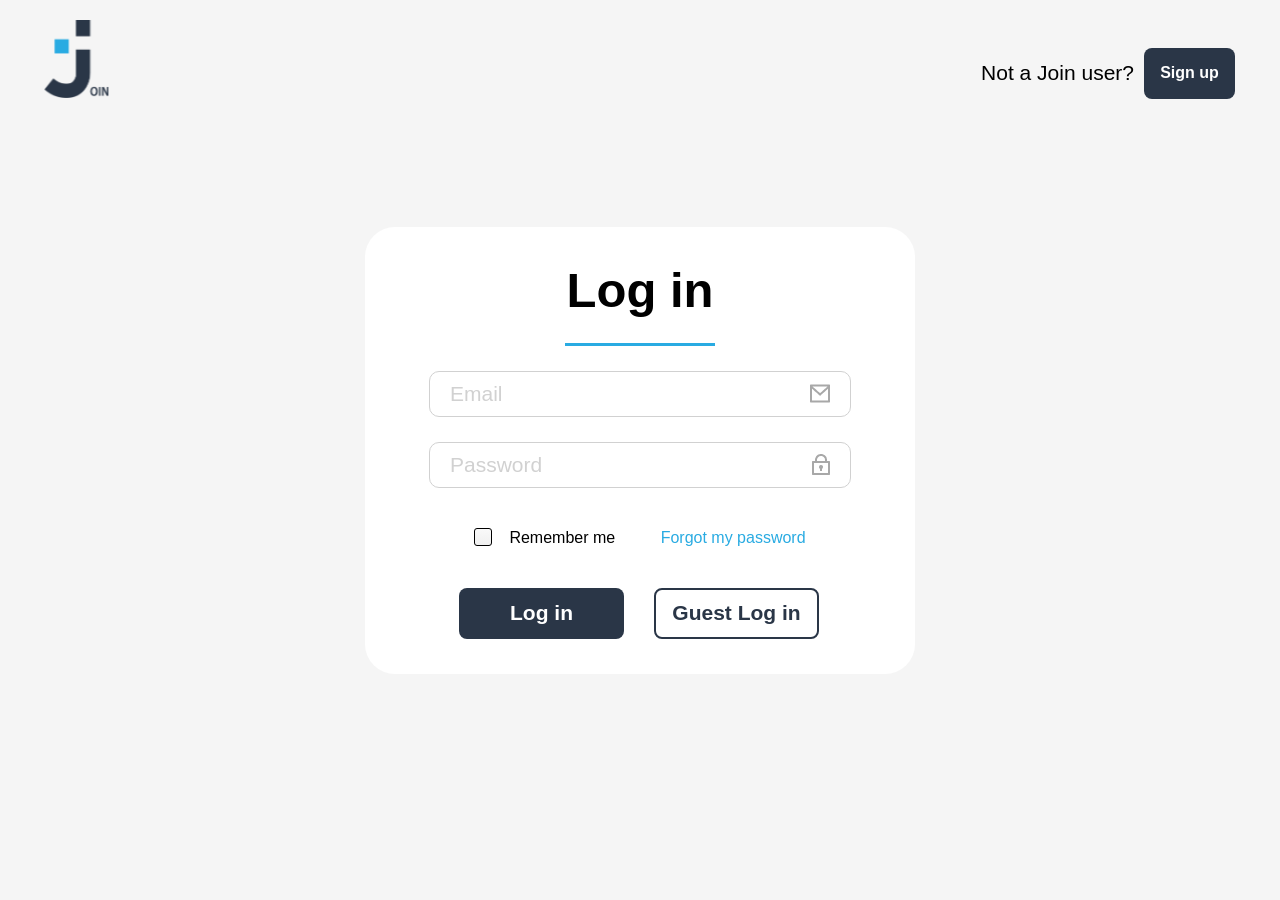
<file: index.html>
<!DOCTYPE html>
<html lang="en">

<head>
    <meta charset="UTF-8">
    <meta http-equiv="X-UA-Compatible" content="IE=edge">
    <meta name="viewport" content="width=device-width, initial-scale=1.0">
    <title>Login</title>
    <link rel="icon" href="assets/img/logo-blue.png">
    <link rel="stylesheet" href="css/index.css">
    <link rel="stylesheet" href="fonts.css">
    <link rel="stylesheet" href="css/index-responsive.css">
    <script src="js/index.js"></script>
    <script src="js/summary.js"></script>
    <script src="js/register.js"></script>
    <script src="js/forgot_password.js"></script>
    <script src="js/storage.js"></script>
</head>

<body onload="init()">
    <div id="logo-container">
        <img src="assets/img/logo-blue.png" id="join-logo">
    </div>

    <div id="login-main">
        <div id="signup-container">
            <p>Not a Join user?</p>
            <button id="signup-btn" onclick="openSignUpContainer()">Sign up</button>
        </div>

        <div id="login-container">
            <form onsubmit="checkUser(); return false;" class="login-form">
                <h1>Log in</h1>
                <hr>
                <input class="input-field" placeholder="Email" type="email" id="emailLogin" required>
                <input class="input-field" placeholder="Password" type="password" id="passwordLogin"
                    onkeydown="enter(event)" required>
                <div class="login-settings">
                    <label class="remember-me">
                        <input id="checkbox" type="checkbox">
                        <p>Remember me</p>
                        <span id="checkmark" class="checkmark"></span>
                    </label>
                    <a onclick="openForgotPassword(); return false" id="forget-password">Forgot my password</a>
                </div>
                <div class="login-btns">
                    <button type="submit" id="loginBtn">Log in</button>
                    <button onclick="openGuestLogin(); return false;" id="loginGuest">Guest Log in</button>
                </div>
            </form>
        </div>
    </div>
    <div id="signup-forgotPsw-container"></div>
</body>

</html>
</file>
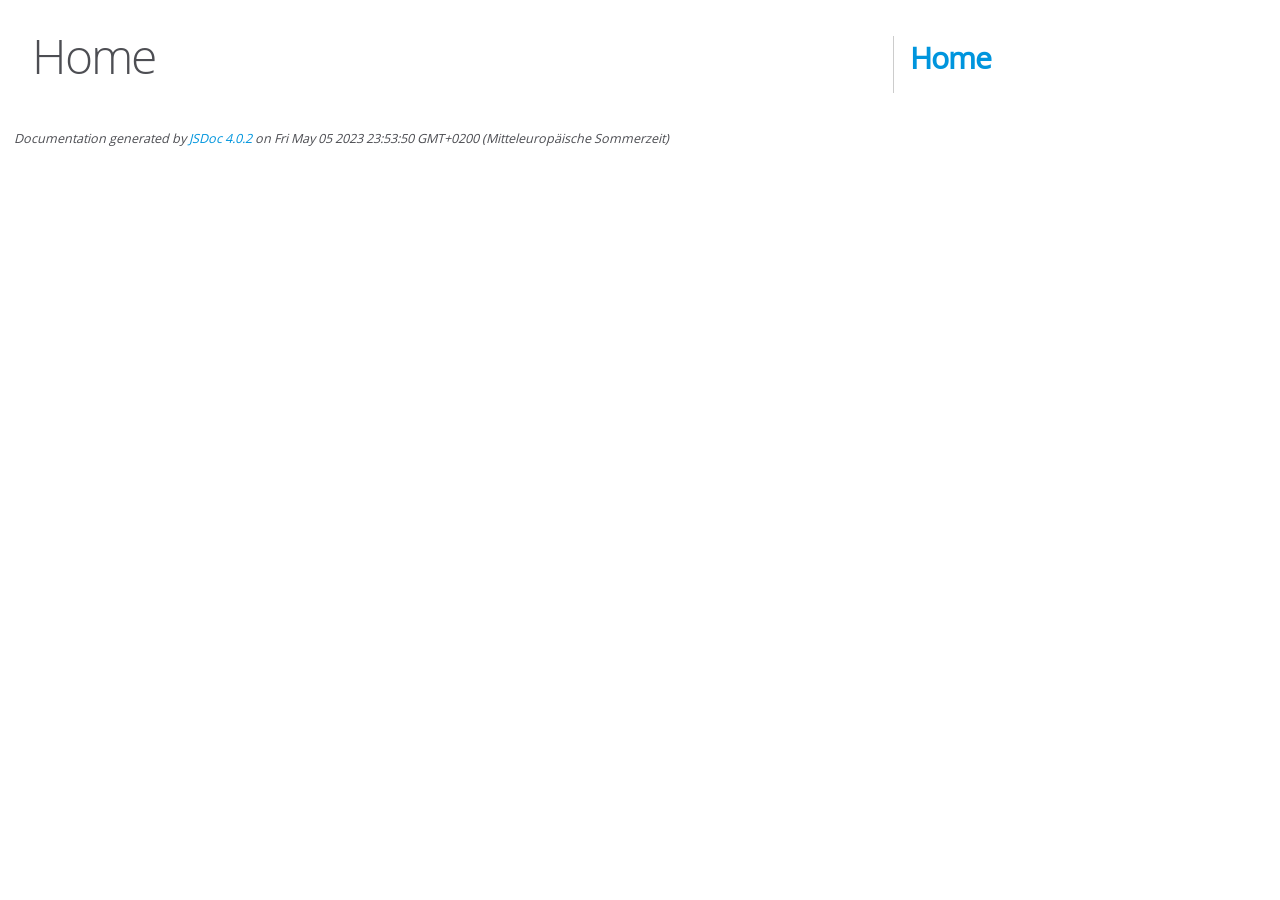
<file: out/index.html>
<!DOCTYPE html>
<html lang="en">
<head>
    <meta charset="utf-8">
    <title>JSDoc: Home</title>

    <script src="scripts/prettify/prettify.js"> </script>
    <script src="scripts/prettify/lang-css.js"> </script>
    <!--[if lt IE 9]>
      <script src="//html5shiv.googlecode.com/svn/trunk/html5.js"></script>
    <![endif]-->
    <link type="text/css" rel="stylesheet" href="styles/prettify-tomorrow.css">
    <link type="text/css" rel="stylesheet" href="styles/jsdoc-default.css">
</head>

<body>

<div id="main">

    <h1 class="page-title">Home</h1>

    



    


    <h3> </h3>










    









</div>

<nav>
    <h2><a href="index.html">Home</a></h2>
</nav>

<br class="clear">

<footer>
    Documentation generated by <a href="https://github.com/jsdoc/jsdoc">JSDoc 4.0.2</a> on Fri May 05 2023 23:53:50 GMT+0200 (Mitteleuropäische Sommerzeit)
</footer>

<script> prettyPrint(); </script>
<script src="scripts/linenumber.js"> </script>
</body>
</html>
</file>
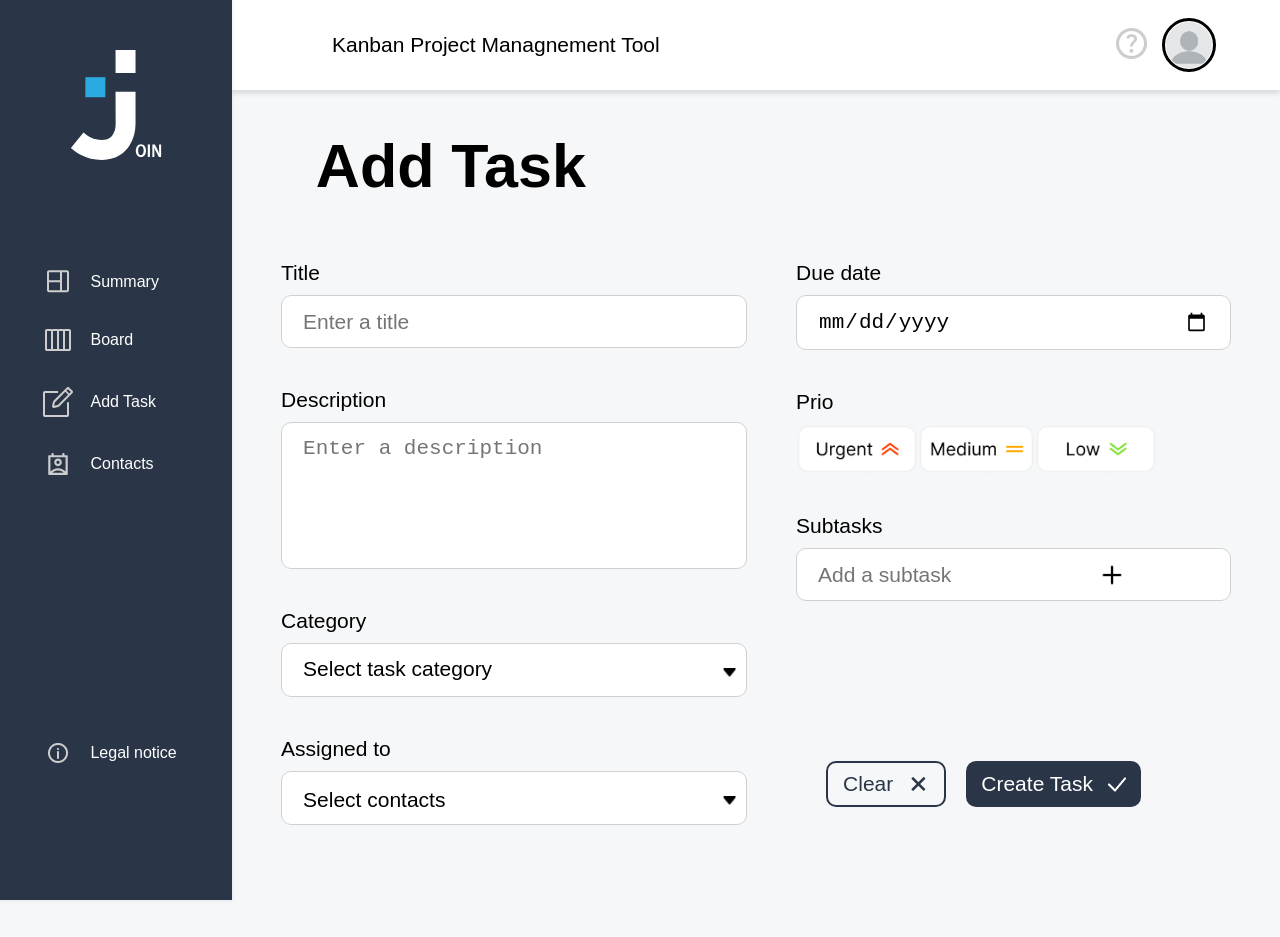
<file: addTask.html>
<!DOCTYPE html>
<html lang="en">

<head>
    <meta charset="UTF-8">
    <meta http-equiv="X-UA-Compatible" content="IE=edge">
    <meta name="viewport" content="width=device-width, initial-scale=1.0">
    <title>Add task</title>
    <link rel="stylesheet" href="./css/addTask.css">
    <link rel="icon" href="assets/img/logo-blue.png">
    <link rel="stylesheet" href="fonts.css">
    <link rel="stylesheet" href="./assets/templates/style_templates.css">

    <script src="./js/storage.js"></script>
    <script src="./js/HTMLsBoard_AddTask.js"></script>
    <script src="./assets/templates/addTaskPopUp.js"></script>
    <script src="./js/addTask.js"></script>
    <script src="./js/contacts.js"></script>
    <script src="./script.js"></script>
    <script src="./js/event-listeners.js"></script>
</head>

<body onload="initAddTask()">

    <div w3-include-html="./assets/templates/Sidebar.html"></div>
    <div w3-include-html="./assets/templates/header.html"></div>
    <div class="wrapper">

        <div class="content">
            <h1>Add Task </h1>
            <div class="popup-container" id="popup">
                <div class="popup-content">
                    <form onsubmit="addToTasks(); return false" class="taskBoard">


                        <div class="taskBoardLeft">
                            <div><!--Title container-->
                                <label>Title</label>
                                <input id="task" type="text" placeholder="Enter a title" required>
                            </div>

                            <div><!--Title container-->
                                <label>Description</label>
                                <textarea id="description" required style="color: #000000;" required type="text"
                                    placeholder="Enter a description"></textarea>
                            </div>

                            <div class="categoryContainer"> <!--Category container-->
                                <label>Category</label>

                                <div onclick="openCategories('dropdownCategory')"  id="categoryDropdown"
                                    class="dropdown">
                                    <div class="headerForSelectionField">
                                        <label id="labelCategory">Select task category</label>
                                        <img class="arrDown" src="./assets/img/arrDown.png">
                                        <!--Hidden input category-->
                                        <div id="hiddenInputCategory" onclick="stopPropagation(event)"
                                            class="hiddenInput displayNone">

                                            <input class="selectedCategoryInputValue" maxlength="30"
                                                id="selectedCategoryInputValue" placeholder="Category name">
                                            <img onclick="closeHiddenInput()" class="closeHiddenInput"
                                                src="./assets/img/closeButtonBoard.png">
                                            <hr>
                                            <img class="createInHiddenInput" onclick="addCategoryOnTask()"
                                                src="./assets/img/check.png">


                                            <div class="colorPickers">
                                                <div onclick="addCategoryColorOnTask(1)" id="color1" class="colorPicker"
                                                    style="background-color:#8AA4FF;"></div>
                                                <div onclick="addCategoryColorOnTask(2)" id="color2" class="colorPicker"
                                                    style="background-color:#FF0000;"></div>
                                                <div onclick="addCategoryColorOnTask(3)" id="color3" class="colorPicker"
                                                    style="background-color:#2AD300 ;"></div>
                                                <div onclick="addCategoryColorOnTask(4)" id="color4" class="colorPicker"
                                                    style="background-color:#FF8A00 ;"></div>
                                                <div onclick="addCategoryColorOnTask(5)" id="color5" class="colorPicker"
                                                    style="background-color:#E200BE ;"></div>
                                                <div onclick="addCategoryColorOnTask(6)" id="color6" class="colorPicker"
                                                    style="background-color:#0038FF ;"></div>
                                            </div>
                                        </div>
                                    </div>
                                    <div id="dropdownCategory" style="display: none;" class="dropdown-content">

                                    </div>
                                </div>
                            </div>

                            <div id="eventLis"> <!--Assigned to container-->
                                <label>Assigned to</label>
                                <div id="dropdownAssigned" class="dropdownAssigned">
                                    <div onclick="contactList('dropdownAddContact')" class="headerForSelectionField">
                                        <label style="position: relative;">Select contacts</label>
                                        <img class="arrDown" src="./assets/img/arrDown.png">
                                        <div>
                                            <input id="hiddenInputAddContact" class="hiddenInput displayNone"
                                                placeholder="New category name"> <!--Hidden input addContact-->

                                        </div>

                                    </div>
                                    <div id="dropdownAddContact" style="display:none;" class="dropdown-content">


                                    </div>
                                </div>
                            </div>

                        </div>
                        <div class="dividingHR"></div>
                        <div class="taskBoardRight">

                            <div>
                                <label>Due date</label>
                                <input type="date" id="date" required />
                            </div>

                            <div>
                                <label>Prio</label>
                                <div id='priorities' class="priorities">
                                    <img id="prio1" value="urgent" onclick="addPriority(1)" class="priorityImg"
                                        src="./assets/img/urgentImg.png">
                                    <img id="prio2" value="medium" onclick="addPriority(2)" class="priorityImg"
                                        src="./assets/img/mediumImg.png">
                                    <img id="prio3" value="low" onclick="addPriority(3)" class="priorityImg"
                                        src="./assets/img/lowImg.png">
                                </div>
                            </div>

                            <div>
                                <label>Subtasks</label>
                                <div class="addSubTask">
                                    <input maxlength="35" id="subtask" placeholder="Add a subtask">
                                    <img onclick="addSubtask('subtask')" class="addSubtaskButton"
                                        src="./assets/img/addSubtaskButton.png">
                                </div>
                                <div id="subtasksOnAddTask" class="subtasksDiv">

                                </div>
                            </div>

                            <div>
                                <span></span>
                            </div>
                            <div class="buttonsCreateTask">
                                <button onclick="window.location.reload(); return false" class="buttonClearTask">
                                    <span>Clear</span>
                                    <span class="clearTaskPageImg">+</span>
                                </button>
                                <button id="addTaskButton" type="submit" class="buttonCreateTask">
                                    <span>Create Task</span>
                                    <img class="createTaskPageImg" src="./assets/img/createTaskPage.png">
                                </button>
                            </div>

                    </form>
                </div>
            </div>


        </div><!--taskBoard closed-->



    </div><!--content closed-->
    <div id="popUpWhenAdded" class="taskAddedPopUp displayNone"><span>Task added to board</span></div>
    </div><!--wrapper closed-->


</body>

</html>
</file>
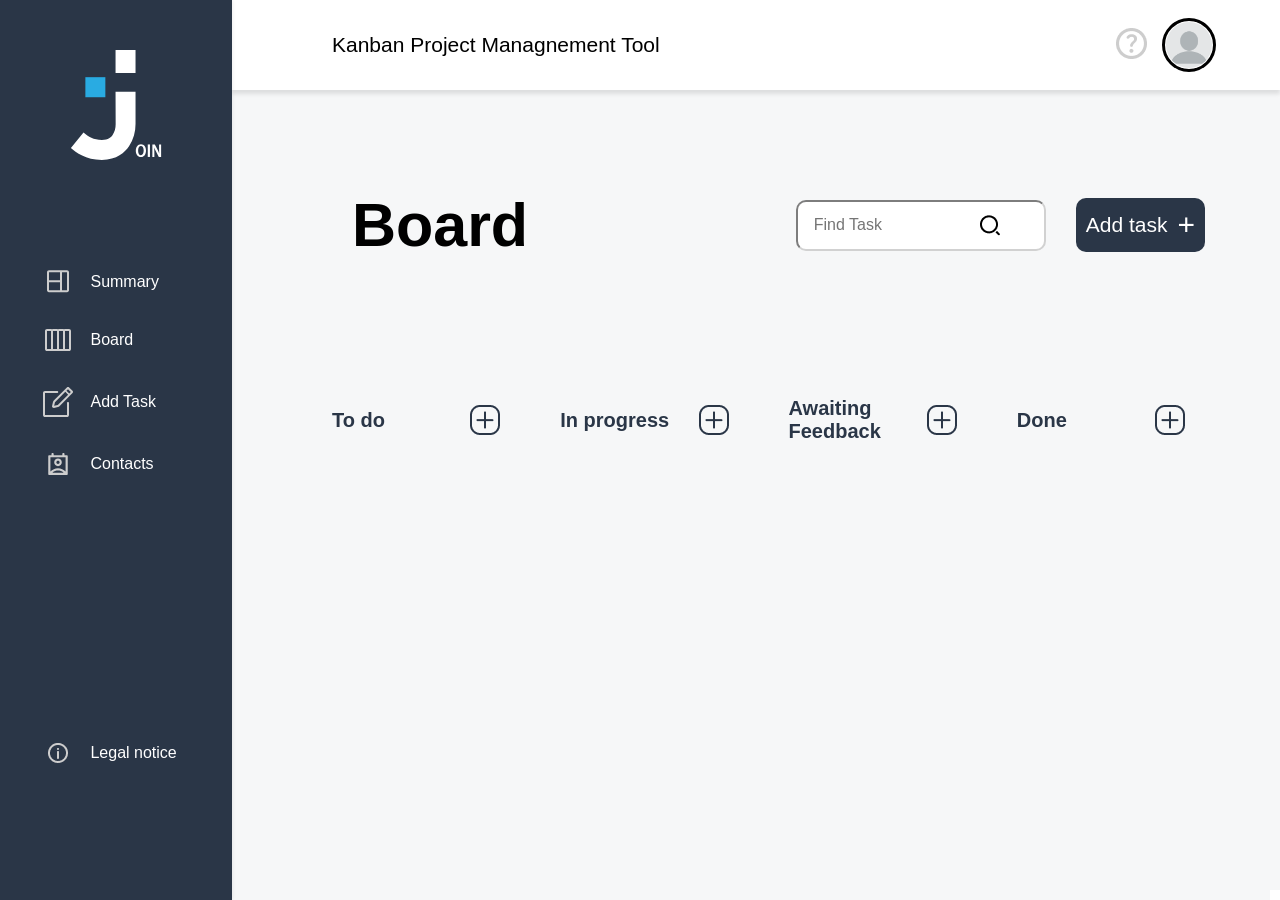
<file: board.html>
<!DOCTYPE html>
<html lang="en">

<head>
    <meta charset="UTF-8">
    <meta http-equiv="X-UA-Compatible" content="IE=edge">
    <meta name="viewport" content="width=device-width, initial-scale=1.0">
    <title>Board</title>
    <link rel="stylesheet" href="./css/board.css">
    <link rel="stylesheet" href="fonts.css">
    <link rel="icon" href="assets/img/logo-blue.png">
    <link rel="stylesheet" href="./assets/templates/style_templates.css">
    <link rel="stylesheet" href="./assets/templates/addTaskPopUp.css">
    <script src="./assets/templates/addTaskPopUp.js"></script>
    <script src="./js/addTask.js"></script>
    <script src="./script.js"></script>
    <script src="./js/storage.js"></script>
    <script src="./js/board.js"></script>
    <script src="./js/HTMLsBoard_AddTask.js"></script>
    <script src="./js/event-listeners.js"></script>
    <script src="./js/contacts.js"></script>



</head>

<body onload="initBoard()">
    <div w3-include-html="./assets/templates/Sidebar.html"></div>
    <div w3-include-html="./assets/templates/header.html"></div>
    <div onload="contactList()" id="includeContainer" w3-include-html="./assets/templates/addTaskPopUp.html"></div>
    <div id="wrapper" class="wrapper">

        <div class="boardHeader">
            <h1>Board</h1>
            <div class="inputContainer">
                <img class="searchImgInput" src="./assets/img/search.png">
                <input onkeyup="renderTaskCards()" id="findATask" required class="boardInput" type="search"
                    placeholder="Find Task" maxlength="21">
                <div onclick="openPopUpAddTask('toDo')" class="addTaskButton">
                    <span>Add task</span> <span class="buttonPlus">+</span>
                </div>
            </div>
        </div><!--board Header closes-->
        <div class="boardContent">
            <div class="headings">
                <div class="boardSubsections">
                    <div class="boardSubsectionHeader">
                        <h2>To do</h2>
                        <img class="plusButton" onclick="openPopUpAddTask('toDo')"
                            src="./assets/img/plusButtonBoard.png">
                    </div>
                    <div ondrop="moveTo('toDo')" ondragover="allowDrop(event)" id="boardSubsectionToDo"
                        class="boardSubsection">
                    </div>
                </div>

                <div class="boardSubsections">
                    <div class="boardSubsectionHeader">
                        <h2>In progress</h2>
                        <img class="plusButton" onclick="openPopUpAddTask('inProgress')"
                            src="./assets/img/plusButtonBoard.png">
                    </div>
                    <div ondrop="moveTo('inProgress')" ondragover="allowDrop(event)" id="boardSubsectionInProgress"
                        class="boardSubsection">
                    </div>
                </div>

                <div class="boardSubsections">
                    <div class="boardSubsectionHeader">
                        <h2>Awaiting Feedback</h2>
                        <img class="plusButton" onclick="openPopUpAddTask('awaitingFeedback')"
                            src="./assets/img/plusButtonBoard.png">
                    </div>
                    <div ondrop="moveTo('awaitingFeedback')" ondragover="allowDrop(event)" id="boardSubsectionAwaitingFeedback"
                        class="boardSubsection">
                    </div>
                </div>

                <div class="boardSubsections">
                    <div class="boardSubsectionHeader">
                        <h2>Done</h2>
                        <img class="plusButton" onclick="openPopUpAddTask('done')"
                            src="./assets/img/plusButtonBoard.png">
                    </div>
                    <div ondrop="moveTo('done')" ondragover="allowDrop(event)" id="boardSubsectionDone"
                        class="boardSubsection">
                    </div>
                </div>

            </div>


            <div id="dialogFullCard" class="dialogFullCard displayNone">
                <div class="dialogFullCardContent">

                </div>
            </div>

        </div>

        <div id="dialogEditCard" class="dialogFullCard displayNone">

        </div><!--Edit card container closed-->
    </div><!--wrapper closed-->
    <div class="colorPickers">
        <div id="colors0" style="background-color:#8AA4FF;"></div>
        <div id="colors1" style="background-color:#FF0000;"></div>
        <div id="colors2" style="background-color:#2AD300 ;"></div>
        <div id="colors3" style="background-color:#FF8A00 ;"></div>
        <div id="colors4" style="background-color:#E200BE ;"></div>
        <div id="colors5" style="background-color:#0038FF ;"></div>
    </div>

    </div><!--content closed-->
    </div><!--wrapper closed-->

</body>

</html>
</file>
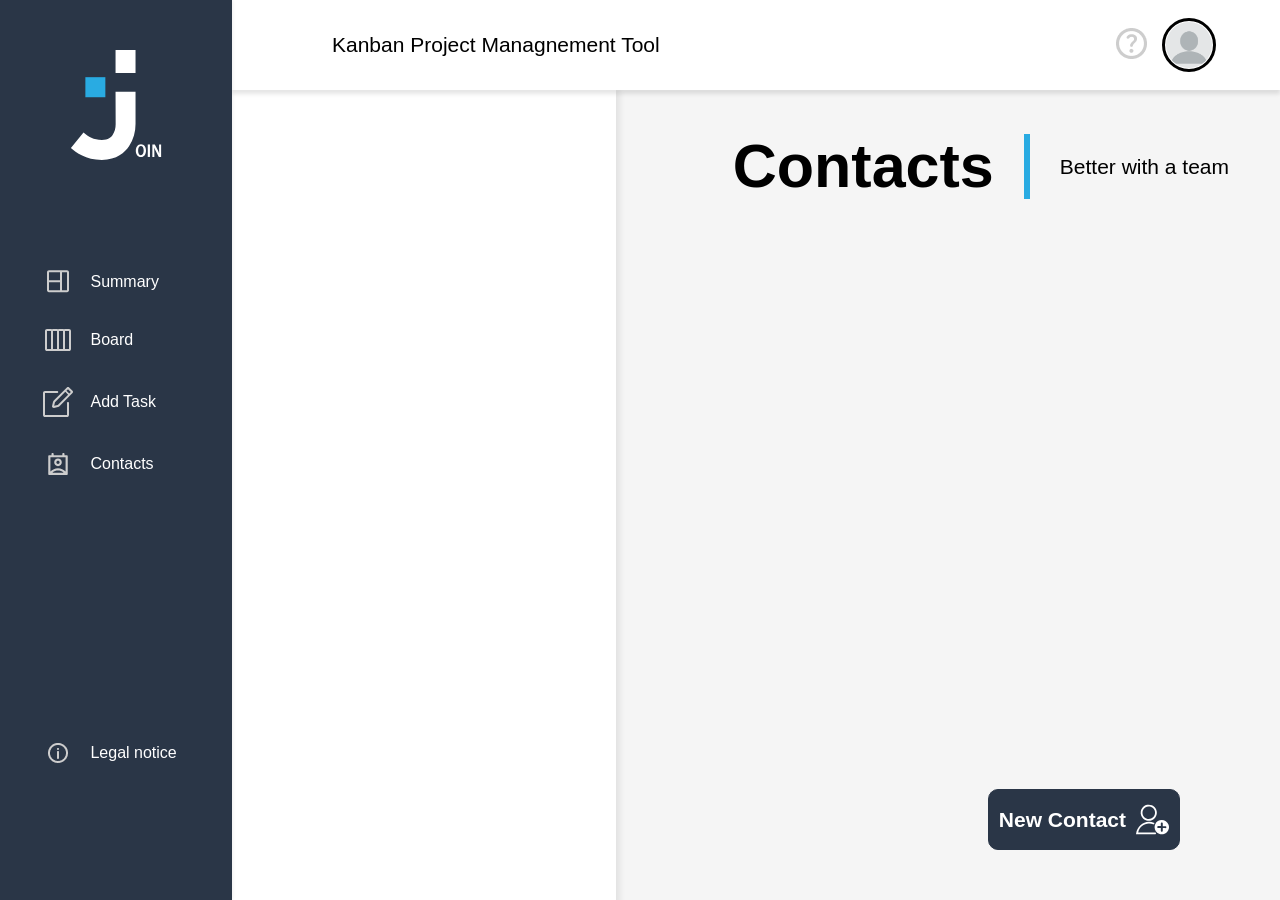
<file: contacts.html>
<!DOCTYPE html>
<html lang="en">

<head>
    <meta charset="UTF-8">
    <meta http-equiv="X-UA-Compatible" content="IE=edge">
    <meta name="viewport" content="width=device-width, initial-scale=1.0">
    <title>Contacts</title>
    <link rel="stylesheet" href="assets/templates/style_templates.css">
    <link rel="stylesheet" href="fonts.css">
    <link rel="icon" href="assets/img/logo-blue.png">
    <script src="script.js"></script>
    <script src="./assets/templates/addTaskPopUp.js"></script>
    <script src="js/addTask.js"></script>
    <script src="js/event-listeners.js"></script>
    <script src="js/contacts.js"></script>
    <script src="js/contact-templates.js"></script>
    <script src="js/storage.js"></script>
    <link rel="stylesheet" href="css/contacts.css">
    <link rel="stylesheet" href="css/contacts-responsive.css">
    <link rel="stylesheet" href="css/contacts-responsive.css">
    <link rel="stylesheet" href="./assets/templates/addTaskPopUp.css">


</head>

<body onload="initContacts()">
    <div w3-include-html="./assets/templates/header.html"></div>
    <div w3-include-html="./assets/templates/Sidebar.html"></div>
    <div onload="contactList()" id="includeContainer" w3-include-html="./assets/templates/addTaskPopUp.html"></div>
    <div class="contacts">

        <div class="overlay-container d-none" id="overlayContainer">
            <div class="add-contact-overlay" id="addContactOverlay">
                <div class="add-contact-left" id="addContactLeft">
                </div>
                <div class="add-contact-right" id="addContactRightContent">
                </div>
            </div>
        </div>



        <div class="contact-list" id="contactContainer">
            <div id="contactList"></div>
        </div>

        <div class="contact-container">
            <div class="contact-header">
                <div class="kanban-responsive d-none">Kanban Project Management Tool</div>
                <h1>Contacts</h1>
                <hr class="contacts-hr-line hrContacts">
                <h2 class="better">Better with a team</h2>
                <hr class="hr-responsive d-none hrContacts">
            </div>
            <img class="contact-info-close d-none" onclick="closeContactInfo()" src="./assets/img/black-back-arrow.png">
            <div class="contact-info d-none" id="contactInfo">
            </div>
        </div>

        <div id="contactCreated" class="d-none">
            <span>contact created successfuly</span>
            <img src="./assets/img/contacts-icon.svg">
        </div>

        <div class="add-new-contact">
            <button class="add-contact-button" id="addContactButton" onclick="openAddContacts()">New Contact<img
                    src="./assets/img/icons-add-contact.svg"></button>
        </div>
    </div>

</body>

</html>
</file>
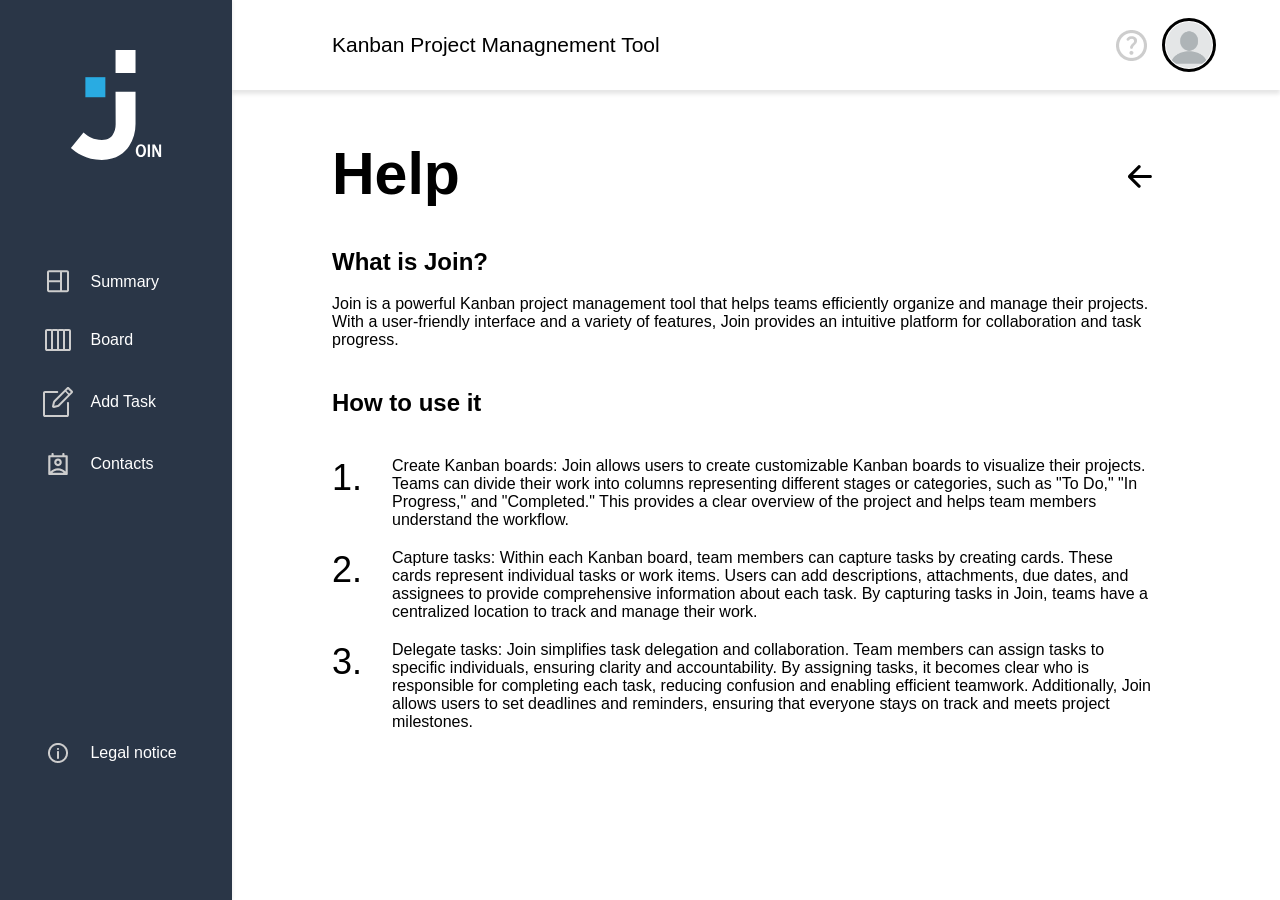
<file: help.html>
<head>
    <meta charset="UTF-8">
    <meta http-equiv="X-UA-Compatible" content="IE=edge">
    <meta name="viewport" content="width=device-width, initial-scale=1.0">
    <title> Join - Help</title>
    <script src="script.js"></script>
    <link rel="icon" href="assets/img/logo-blue.png">
    <link rel="stylesheet" href="fonts.css">
    <script src="script.js"></script>
    <link rel="stylesheet" href="css/help+legal.css">
    <link rel="stylesheet" href="assets/templates/style_templates.css">
</head>

<body onload="initScript()">

    <div w3-include-html="assets/templates/Sidebar.html"></div>
    <div w3-include-html="assets/templates/header.html"></div>


    <a href="summary.html" class="legal-arrow">
        <img src="assets/img/arrow-black.png" alt="Arrow">
    </a>

    <div>
        <h1>Help</h1>
        <h2 class="what-is-join">What is Join?</h2>
        <p>Join is a powerful Kanban project management tool that helps teams efficiently organize and manage their
            projects. With a user-friendly interface and a variety of features, Join provides an intuitive platform for
            collaboration and task progress.</p>
        <h2 class="how-to-use">How to use it</h2>

        <div class="ol">
            <ol>
                <li><span>1.</span><p>Create Kanban boards: Join allows users to create customizable Kanban boards to visualize their
                    projects. Teams can divide their work into columns representing different stages or categories, such
                    as
                    "To Do," "In Progress," and "Completed." This provides a clear overview of the project and helps
                    team
                    members understand the workflow.</p></li>
                <li><span>2.</span><p>Capture tasks: Within each Kanban board, team members can capture tasks by creating cards. These
                    cards
                    represent individual tasks or work items. Users can add descriptions, attachments, due dates, and
                    assignees to provide comprehensive information about each task. By capturing tasks in Join, teams
                    have a
                    centralized location to track and manage their work.</p></li>
                <li><span>3.</span><p>Delegate tasks: Join simplifies task delegation and collaboration. Team members can assign tasks to
                    specific individuals, ensuring clarity and accountability. By assigning tasks, it becomes clear who
                    is
                    responsible for completing each task, reducing confusion and enabling efficient teamwork.
                    Additionally,
                    Join allows users to set deadlines and reminders, ensuring that everyone stays on track and meets
                    project milestones.</p></li>
            </ol>
        </div>
    </div>
</body>
</file>
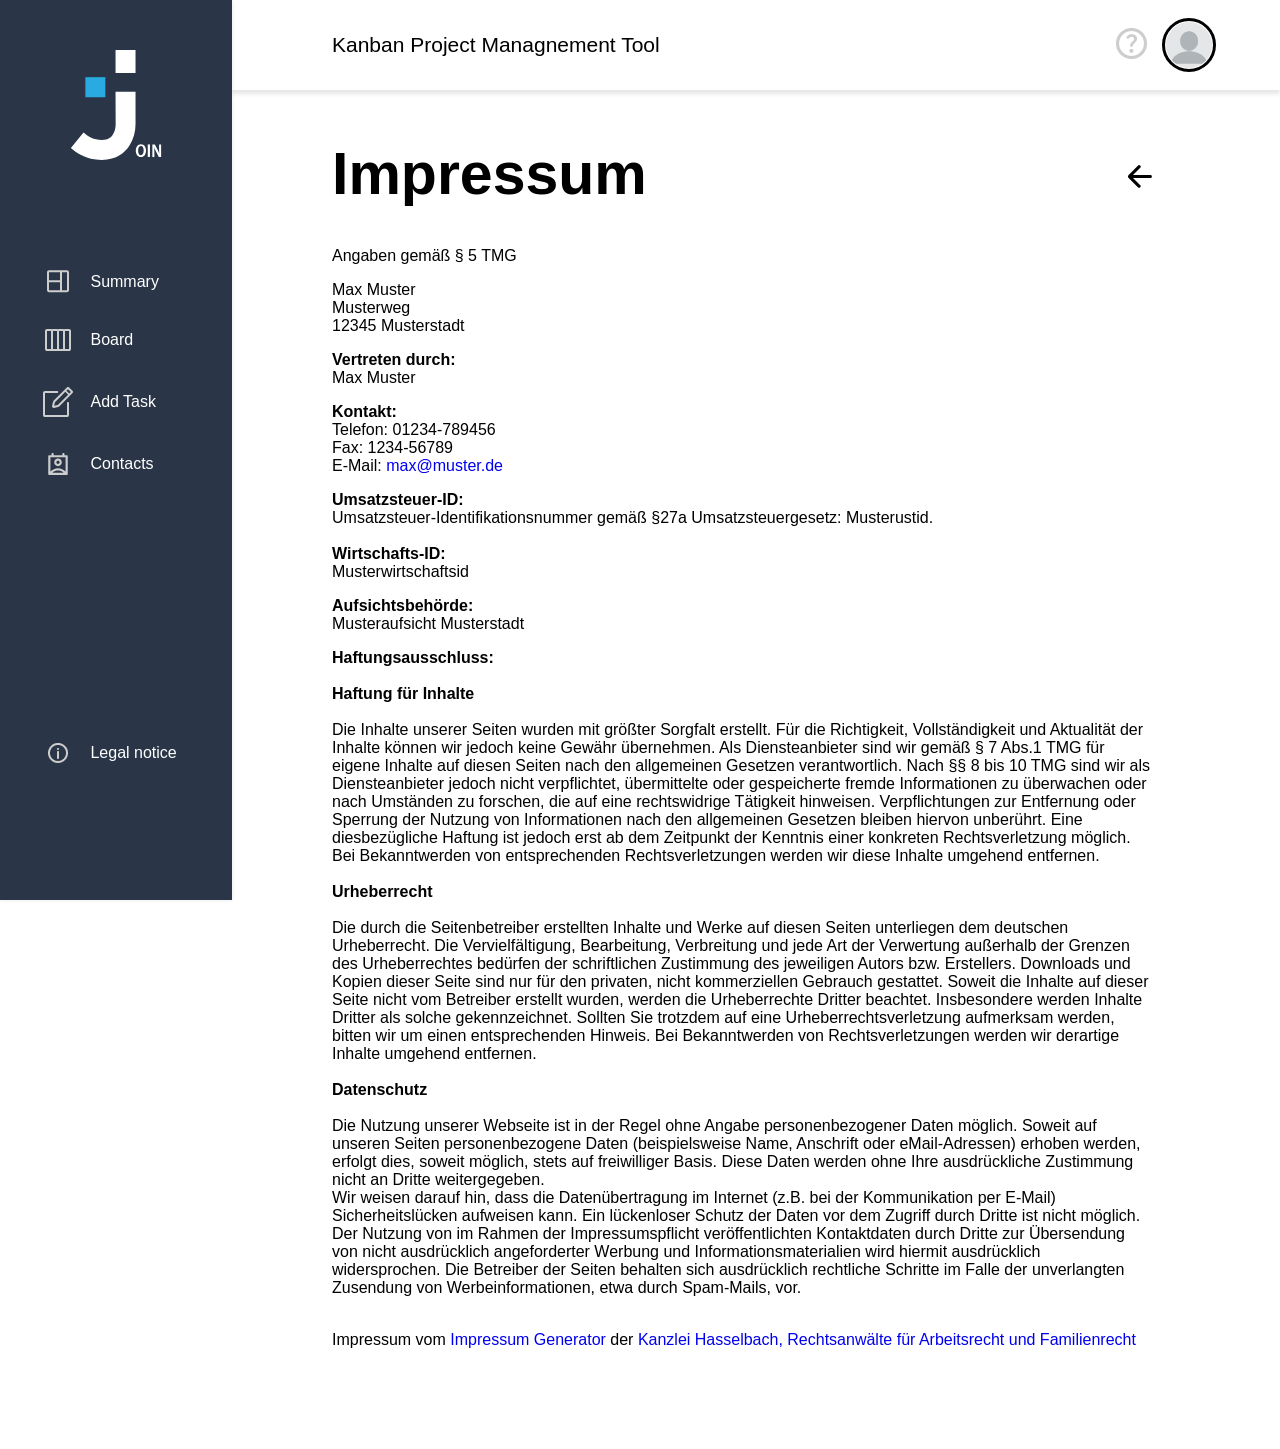
<file: legal-notice.html>
<!DOCTYPE html>
<html lang="en">

<head>
    <meta charset="UTF-8">
    <meta http-equiv="X-UA-Compatible" content="IE=edge">
    <meta name="viewport" content="width=device-width, initial-scale=1.0">
    <title> Join - Legal Notice</title>
    <script src="script.js"></script>
    <link rel="icon" href="assets/img/logo-blue.png">
    <link rel="stylesheet" href="fonts.css">
    <script src="script.js"></script>
    <link rel="stylesheet" href="css/help+legal.css">
    <link rel="stylesheet" href="assets/templates/style_templates.css">
</head>

<body onload="initScript()">

    <div w3-include-html="assets/templates/Sidebar.html"></div>
    <div w3-include-html="assets/templates/header.html"></div>


    <a href="summary.html" class="legal-arrow">
        <img src="assets/img/arrow-black.png" alt="Arrow">
    </a>

    <div class='impressum'>
        <h1>Impressum</h1>
        <p>Angaben gemäß § 5 TMG</p>
        <p>Max Muster <br>
            Musterweg<br>
            12345 Musterstadt <br>
        </p>
        <p> <strong>Vertreten durch: </strong><br>
            Max Muster<br>
        </p>
        <p><strong>Kontakt:</strong> <br>
            Telefon: 01234-789456<br>
            Fax: 1234-56789<br>
            E-Mail: <a href='mailto:max@muster.de'>max@muster.de</a></br></p>
        <p><strong>Umsatzsteuer-ID: </strong> <br>
            Umsatzsteuer-Identifikationsnummer gemäß §27a Umsatzsteuergesetz: Musterustid.<br><br>
            <strong>Wirtschafts-ID: </strong><br>
            Musterwirtschaftsid<br>
        </p>
        <p><strong>Aufsichtsbehörde:</strong><br>
            Musteraufsicht Musterstadt<br></p>
        <p><strong>Haftungsausschluss: </strong><br><br><strong>Haftung für Inhalte</strong><br><br>
            Die Inhalte unserer Seiten wurden mit größter Sorgfalt erstellt. Für die Richtigkeit, Vollständigkeit und
            Aktualität der Inhalte können wir jedoch keine Gewähr übernehmen. Als Diensteanbieter sind wir gemäß § 7
            Abs.1 TMG für eigene Inhalte auf diesen Seiten nach den allgemeinen Gesetzen verantwortlich. Nach §§ 8 bis
            10 TMG sind wir als Diensteanbieter jedoch nicht verpflichtet, übermittelte oder gespeicherte fremde
            Informationen zu überwachen oder nach Umständen zu forschen, die auf eine rechtswidrige Tätigkeit hinweisen.
            Verpflichtungen zur Entfernung oder Sperrung der Nutzung von Informationen nach den allgemeinen Gesetzen
            bleiben hiervon unberührt. Eine diesbezügliche Haftung ist jedoch erst ab dem Zeitpunkt der Kenntnis einer
            konkreten Rechtsverletzung möglich. Bei Bekanntwerden von entsprechenden Rechtsverletzungen werden wir diese
            Inhalte umgehend entfernen.<br><br><strong>Urheberrecht</strong><br><br>
            Die durch die Seitenbetreiber erstellten Inhalte und Werke auf diesen Seiten unterliegen dem deutschen
            Urheberrecht. Die Vervielfältigung, Bearbeitung, Verbreitung und jede Art der Verwertung außerhalb der
            Grenzen des Urheberrechtes bedürfen der schriftlichen Zustimmung des jeweiligen Autors bzw. Erstellers.
            Downloads und Kopien dieser Seite sind nur für den privaten, nicht kommerziellen Gebrauch gestattet. Soweit
            die Inhalte auf dieser Seite nicht vom Betreiber erstellt wurden, werden die Urheberrechte Dritter beachtet.
            Insbesondere werden Inhalte Dritter als solche gekennzeichnet. Sollten Sie trotzdem auf eine
            Urheberrechtsverletzung aufmerksam werden, bitten wir um einen entsprechenden Hinweis. Bei Bekanntwerden von
            Rechtsverletzungen werden wir derartige Inhalte umgehend
            entfernen.<br><br><strong>Datenschutz</strong><br><br>
            Die Nutzung unserer Webseite ist in der Regel ohne Angabe personenbezogener Daten möglich. Soweit auf
            unseren Seiten personenbezogene Daten (beispielsweise Name, Anschrift oder eMail-Adressen) erhoben werden,
            erfolgt dies, soweit möglich, stets auf freiwilliger Basis. Diese Daten werden ohne Ihre ausdrückliche
            Zustimmung nicht an Dritte weitergegeben. <br>
            Wir weisen darauf hin, dass die Datenübertragung im Internet (z.B. bei der Kommunikation per E-Mail)
            Sicherheitslücken aufweisen kann. Ein lückenloser Schutz der Daten vor dem Zugriff durch Dritte ist nicht
            möglich. <br>
            Der Nutzung von im Rahmen der Impressumspflicht veröffentlichten Kontaktdaten durch Dritte zur Übersendung
            von nicht ausdrücklich angeforderter Werbung und Informationsmaterialien wird hiermit ausdrücklich
            widersprochen. Die Betreiber der Seiten behalten sich ausdrücklich rechtliche Schritte im Falle der
            unverlangten Zusendung von Werbeinformationen, etwa durch Spam-Mails, vor.<br>
        </p><br>
        Impressum vom <a href="https://www.impressum-generator.de">Impressum Generator</a> der <a
            href="https://www.kanzlei-hasselbach.de/">Kanzlei Hasselbach, Rechtsanwälte für Arbeitsrecht und
            Familienrecht</a>
    </div>


</body>

</html>
</file>
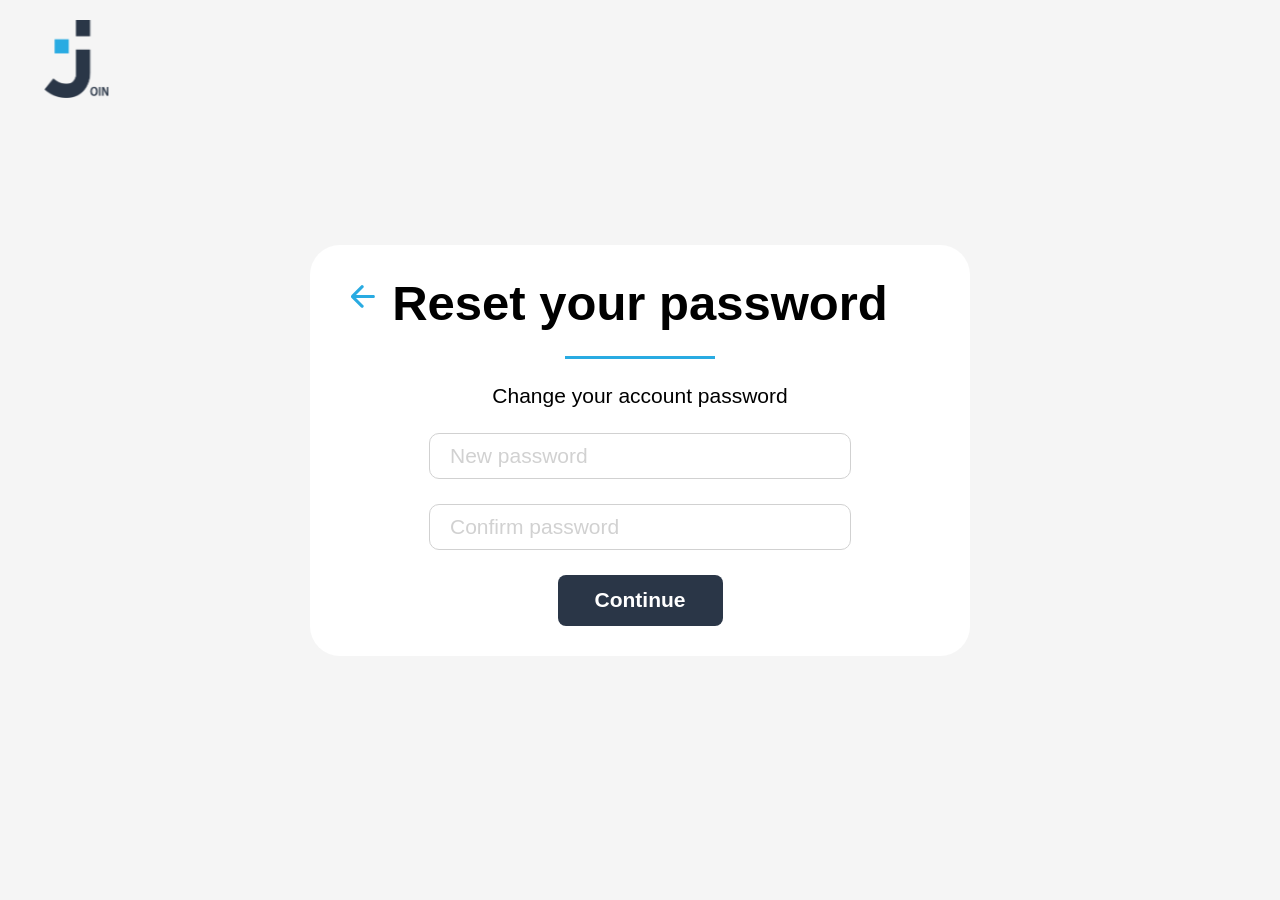
<file: reset_password.html>
<!DOCTYPE html>
<html lang="en">

<head>
    <meta charset="UTF-8">
    <meta http-equiv="X-UA-Compatible" content="IE=edge">
    <meta name="viewport" content="width=device-width, initial-scale=1.0">
    <title>Reset password</title>
    <link rel="icon" href="assets/img/logo-blue.png">
    <link rel="stylesheet" href="css/index.css">
    <link rel="stylesheet" href="fonts.css">
    <link rel="stylesheet" href="css/index-responsive.css">
    <script src="js/reset_password.js"></script>
    <script src="js/mini_backend.js"></script>
</head>

<body onload="onPageLoad()">
    <a id="logo-container-reset-password" href="index.html">
        <img src="assets/img/logo-blue.png" id="join-logo-reset-password">
    </a>

    <div class="wider-container-style" id="wider-container-style">
        <form onsubmit="checkUserPassword(event); return false;" id="reset-password-form" class="login-form reset-password-form">
            <img class="arrow-left" onclick="linkToLogin()" src="assets/img/arrow-left.png">
            <h1>Reset your password</h1>
            <hr>
            <p>Change your account password</p>
            <div id="feedbackContainer"></div>
            <input class="input-field" placeholder="New password" type="password" id="emailResetPassword" pattern="(?=.*\d)(?=.*[a-z])(?=.*[A-Z]).{8,}"
            title="Must contain at least one number and one uppercase and lowercase letter, and at least 8 or more characters" autocomplete="on" required>
            <input class="input-field" placeholder="Confirm password" type="password" id="emailConfirmPassword" autocomplete="on" required>
            
            <button type="submit" id="resetPasswordBtn">Continue</button>
        </form>
    </div>
</body>

</html>
</file>
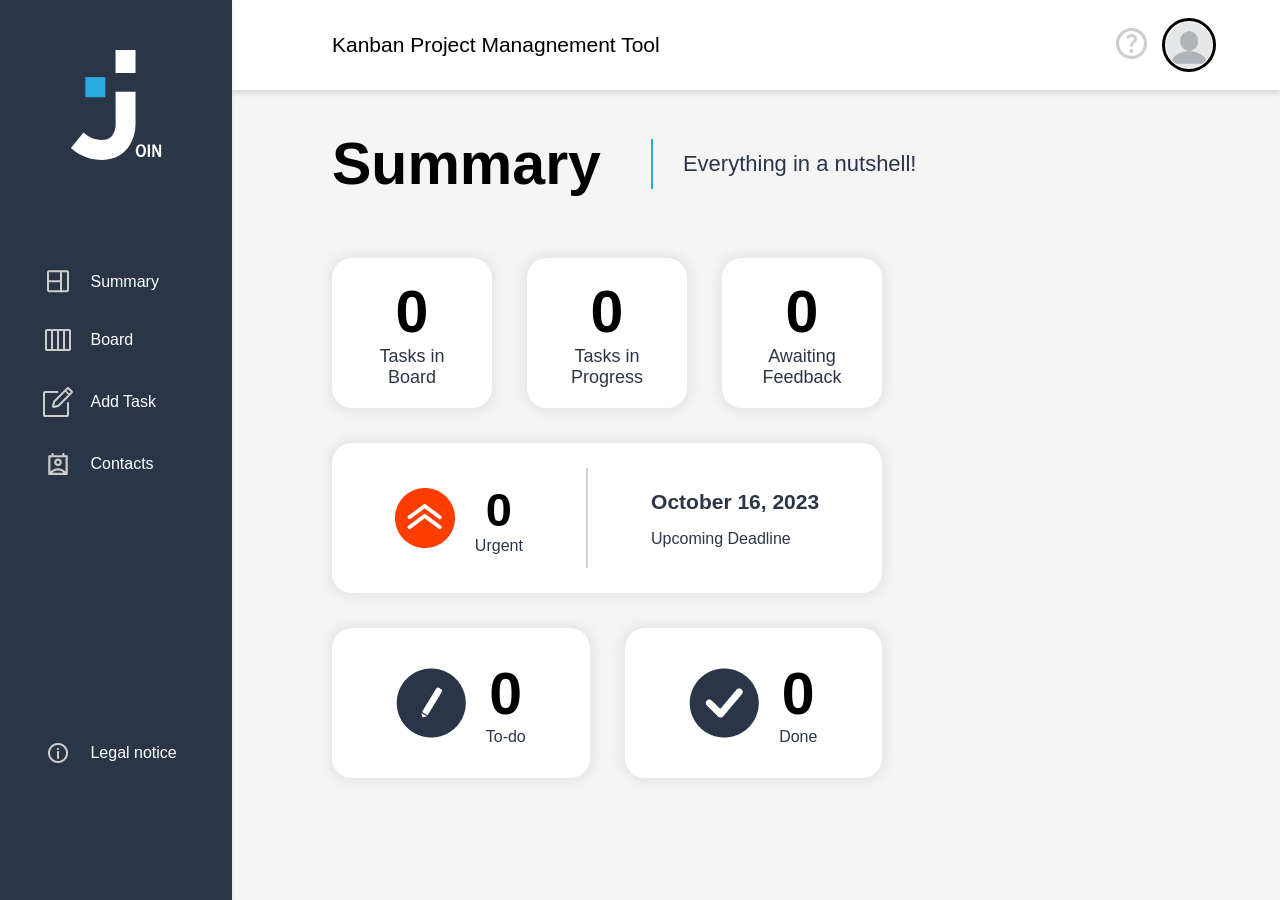
<file: summary.html>
<!DOCTYPE html>
<html lang="en">

<head>
    <meta charset="UTF-8">
    <meta http-equiv="X-UA-Compatible" content="IE=edge">
    <meta name="viewport" content="width=device-width, initial-scale=1.0">
    <title>Join - Summary</title>
    <link rel="icon" href="assets/img/logo-blue.png">
    <link rel="stylesheet" href="fonts.css">
    <link rel="stylesheet" href="css/summary.css">
    <link rel="stylesheet" href="css/summary-responsive.css">
    <script src="script.js"></script>
    <script src="js/summary.js"></script>
    <script src="js/storage.js"></script>
    <link rel="stylesheet" href="assets/templates/style_templates.css">
</head>

<body onload="onLoad()">
    <div w3-include-html="assets/templates/Sidebar.html"></div>
    <div w3-include-html="assets/templates/header.html"></div>
    <section>
        <div class="summary-headline">
            <h1>Summary</h1>
            <hr>
            <p>Everything in a nutshell!</p>
        </div>

        <div class="summary-board" id="section">

            <div class="top-board">
                <a href="board.html" class="task box-shadow">
                    <h2 id="tasksInBoard">0</h2>
                    <p>Tasks in <span>Board</span></p>
                </a>
                <a class="task box-shadow" href="board.html">
                    <h2 id="tasksInProgress">0</h2>
                    <p>Tasks in <span>Progress</span></p>
                </a>
                <a class="task box-shadow" href="board.html">
                    <h2 id="awaiting-number">0</h2>
                    <p>Awaiting <span>Feedback</span></p>
                </a>
            </div>

            <div class="middle-board">
                <a class="middle-board-inner box-shadow" href="board.html">
                    <div class="urgent-container">
                        <img src="assets/img/urgent-icon.png" id="urgent-icon">
                        <div class="urgent-inner-container">
                            <h2 id="urgent-number">0</h2>
                            <p>Urgent</p>
                        </div>
                    </div>
                    <hr class="vertical-line">
                    <div class="upcoming-date">
                        <h2>October 16, 2023</h2>
                        <p>Upcoming Deadline</p>
                    </div>
                </a>
            </div>

            <div class="bottom-board">
                <a id="to-do-container" class="to-do box-shadow"
                    onmouseover="hoverTaskSection('todo-icon','todo-number')" onmouseout="hoverOff()" href="board.html">
                    <img src="assets/img/todo-icon.png" id="todo-icon">
                    <div class="todo-inner-container">
                        <h2 id="todo-number">0</h2>
                        <p id="todo-p">To-do</p>
                    </div>
                </a>

                <a id="done-container" class="done box-shadow" onmouseover="hoverTaskSection('done-icon','done-number')"
                    onmouseout="hoverOff()" href="board.html">
                    <img src="assets/img/done-icon.png" id="done-icon">
                    <div class="done-inner-container">
                        <h2 id="done-number">0</h2>
                        <p id="done-p">Done</p>
                    </div>
                </a>
            </div>

        </div>
    </section>

    <div id="welcomingSummary">
        <div id="welcomeGreeting">
            <h3 id="greeting"></h3>
            <h4 id="greetUser"></h4>
        </div>
    </div>
</body>

</html>
</file>
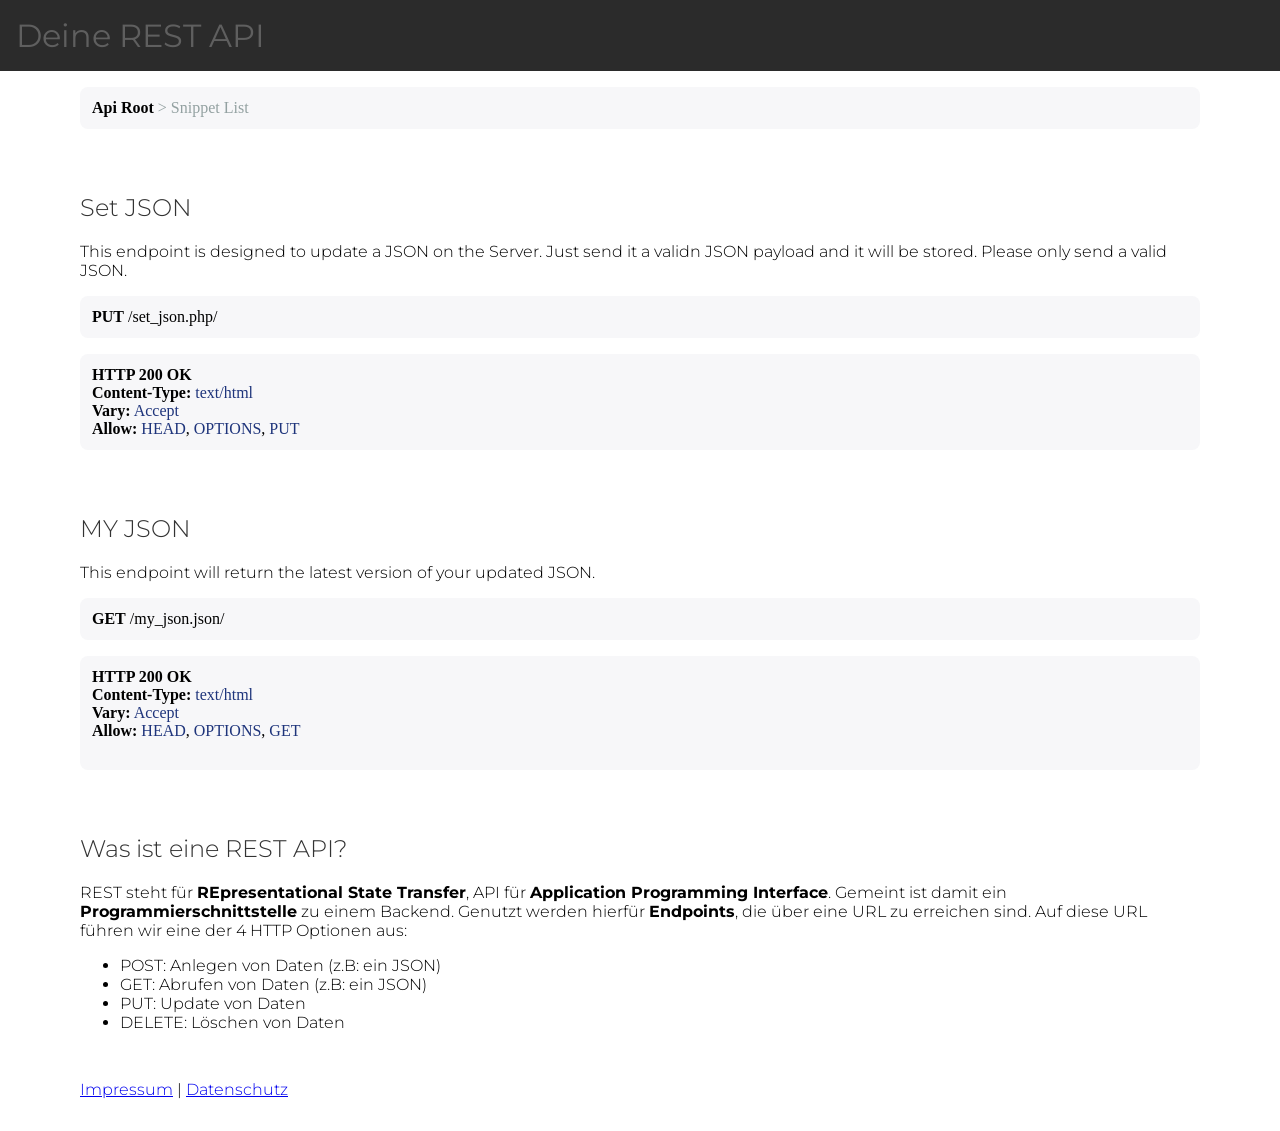
<file: smallest_backend_ever-master/legacy/docs.html>
<!DOCTYPE html>
<html lang="en">

<head>
    <meta charset="UTF-8">
    <meta name="viewport" content="width=device-width, initial-scale=1.0">
    <title>REST API Docs</title>
    <link href="https://fonts.googleapis.com/css2?family=Montserrat:wght@300;400;700&display=swap" rel="stylesheet">

    <style>
        body {
            margin: 0;
            font-family: 'Montserrat', sans-serif;
            font-weight: 300;
        }

        .content {
            padding-left: 80px;
            padding-right: 80px;
        }

        header {
            background-color: #2b2b2b;
            padding: 16px;
            color: #5f5f5f;
        }

        h1 {
            margin-top: 0;
            margin-bottom: 0;
            font-weight: 400;
        }

        h2 {
            margin-top: 64px;
            font-weight: 300;
            color: #333;
        }

        .code {
            margin-top: 16px;
            background-color: #F7F7F9;
            padding: 12px;
            border-radius: 8px;
            min-height: 10px;
            border-color: #E9E9EE;
            font-family: 'consolas' !important;
        }

        .highlight {
            color: #1e347b;
        }

        .gray {
            color: #93a1a1;
        }

        #explainBox {
            min-height: 50px;
            min-width: 200px;
            max-width: 400px;
            border: 1px solid #333;
            border-radius: 8px;
            padding: 8px;
            background-color: white;
            z-index: 999;
            position: absolute;
            transition: all 125ms ease-in-out;
            opacity: 0;
        }

        .legal {
            padding-top: 32px;
            ;
            padding-bottom: 32px;
            ;
        }
    </style>


    <script>
        function explain(title, element) {
            let x = element.getBoundingClientRect().x + 70;
            let y = window.pageYOffset + element.getBoundingClientRect().y - 20;
            explainBox.innerHTML = title;
            explainBox.style.top = y + 'px';
            explainBox.style.left = x + 'px';
            explainBox.style.opacity = 1;

            element.addEventListener("mouseout", hideExplainBox);
        }

        function hideExplainBox() {
            explainBox.style.opacity = 0;
        }
    </script>
</head>

<body>
    <header>
        <h1>Deine REST API</h1>
    </header>
    <div class="content">

        <div id="explainBox">
            Hallo das ist ein Text.
        </div>

        <div class="code" onmouseover="explain('Der Link zur den Endpoints. Api Root ist die URL des Servers.', this)">
            <b>Api Root</b> <span class="gray">> Snippet List</span>
        </div>

        <h2 onmouseover="explain('Der Titel der Funktion', this)">Set JSON</h2>
        <p onmouseover="explain('Hier wird die Funktion der REST API vom Backend-Programmierer beschrieben.', this)">
            This endpoint is designed to update a JSON on the Server. Just send it a validn JSON payload and it will be
            stored. Please only send a valid JSON.</p>

        <div class="code">
            <b
                onmouseover="explain('Die hier verwendete Methode ist PUT. Man kann das JSON also updaten. Mit POST würde man ein neues JSON erstellen, mit DELETE löschen und mit GET das JSON abrufen.', this)">PUT</b>
            <span
                onmouseover="explain('Das hier ist das Ende das Ende der UR, um die Funktion aufzurufen.', this)">/set_json.php/</span>
        </div>

        <div class="code">
            <b
                onmouseover="explain('Wenn alles funktioniert hat, wird der HTTP Status 200 zurückgegeben. 200 bedeutet, dass alles OK ist!', this)">HTTP
                200 OK</b><br>
            <b onmouseover="explain('Was für einen Content kannst du dem Server senden?!', this)">Content-Type:</b>
            <span class="highlight"
                onmouseover="explain('Der Server akzeptiert Text und HTML. Wir senden also ein JSON als Text (mit JSON.stringify)', this)">text/html</span><br>
            <b onmouseover="explain('Kann die Antwort vom Server variieren?', this)">Vary:</b> <span class="highlight"
                onmouseover="explain('Ja! Je nach Anfrage kommt ein unterschiedliches JSON vom Server zurück.', this)">Accept</span><br>
            <b onmouseover="explain('Was darf ich diesem Endpoint senden?', this)">Allow:</b>
            <span onmouseover="explain('Der HEAD ist beispielsweise eine Session-ID um dich zu identifizieren.',this)"
                class="highlight">HEAD</span>,
            <span class="highlight"
                onmouseover="explain('OPTIONS kann ignoriert werden. Hier kann man den Server fragen, welche Kommunikationswege der Server Erlaubt. Zum Beispiel HTTP 1.1. ', this)">
                OPTIONS</span>,
            <span class="highlight"
                onmouseover="explain('PUT ist die Methode, um ein JSON upzudaten.', this)">PUT</span><br>
        </div>



        <h2 onmouseover="explain('Überschrift der zweiten Funktion, welche die REST API bereitstellt.?', this)">MY JSON
        </h2>
        <p onmouseover="explain('Beschreibung der zweiten Funktion?', this)">This endpoint will return the latest
            version of your updated JSON.</p>

        <div class="code">
            <b onmouseover="explain('Die HTTP Metode ist GET. Also wird hier ein JSON File abgerufen.', this)">GET</b>
            <span onmouseover="explain('Die URL des Endpoints.', this)">/my_json.json/</span>
        </div>

        <div class="code">
            <b onmouseover="explain('Wenn Status 200 zurückgegeben wird, ist alles OK.', this)">HTTP 200 OK</b><br>
            <b onmouseover="explain('Welchen Content-Type akzeptiert der Server?', this)">Content-Type:</b> <span
                class="highlight"
                onmouseover="explain('Der Server akzeptiert Text oder HTML (Wir senden Text)', this)">text/html</span><br>
            <b onmouseover="explain('Kann die Antwort vom Server variieren?', this)">Vary:</b> <span class="highlight"
                onmouseover="explain('Ja! Je nach Anfrage kommt ein unterschiedliches JSON vom Server zurück.', this)">Accept</span><br>
            <b onmouseover="explain('Was darf ich diesem Endpoint senden?', this)">Allow:</b>
            <span onmouseover="explain('Der HEAD ist beispielsweise eine Session-ID um dich zu identifizieren.',this)"
                class="highlight">HEAD</span>,
            <span class="highlight"
                onmouseover="explain('OPTIONS kann ignoriert werden. Hier kann man den Server fragen, welche Kommunikationswege der Server Erlaubt. Zum Beispiel HTTP 1.1. ', this)">
                OPTIONS</span>,
            <span class="highlight"
                onmouseover="explain('GET ist die Methode, um ein JSON abzurufen.', this)">GET</span><br>
            <br>
        </div>



        <h2>Was ist eine REST API?</h2>
        <p>REST steht für <b>REpresentational State Transfer</b>, API für <b>Application Programming Interface</b>.
            Gemeint ist damit ein <b>Programmierschnittstelle</b> zu einem Backend. Genutzt werden hierfür
            <b>Endpoints</b>, die über eine URL zu erreichen sind. Auf diese URL führen wir eine der 4 HTTP Optionen
            aus:
        <ul>
            <li>POST: Anlegen von Daten (z.B: ein JSON)</li>
            <li>GET: Abrufen von Daten (z.B: ein JSON)</li>
            <li>PUT: Update von Daten</li>
            <li>DELETE: Löschen von Daten</li>
        </ul>
        </p>

        <div class="legal">
            <a href="https://developerakademie.com/impressum.html">Impressum</a> |
            <a href="https://developerakademie.com/datenschutz.html">Datenschutz</a>
        </div>

    </div>
</body>

</html>
</file>
<file: css/index.css>
/* general */
body {
    background-color: #F5F5F5;
    margin: 0;
    font-family: 'Open-sans', sans-serif;
    font-weight: 400;
}

.d-none {
    display: none;
}

.login-container {
    z-index: 10;
    position: absolute;
    top: 50%;
    left: 50%;
    transform: translate(-50%, -50%);
}

.container-style {
    position: absolute;
    top: 0;
    left: 0;
    bottom: 0;
    right: 0;
    display: flex;
    justify-content: center;
    align-items: center;
    z-index: -10;
}

/* Logo */
#logo-container,
#logo-container-reset-password {
    position: absolute;
    z-index: 1;
    top: 0;
    bottom: 0;
    left: 0;
    right: 0;
    animation: backgroundFadeOut 500ms ease-in-out 500ms;
    animation-fill-mode: forwards;
    background-color: #f5f5f5;
}

@keyframes backgroundFadeOut {
    from {
        position: absolute;
    }

    to {
        position: unset;
    }
}

#join-logo,
#join-logo-reset-password {
    position: absolute;
    top: 50%;
    left: 50%;
    height: 260px;
    transform: translate(-50%, -50%);
    animation: Logo-Animation 700ms ease-in-out 500ms;
    animation-fill-mode: forwards;
    z-index: 3;
    transition: transform 100ms ease-in-out;
}

#join-logo-reset-password {
    cursor: pointer;
}

@keyframes Logo-Animation {
    from {
        top: 50%;
        left: 50%;
        transform: translate(-50%, -50%);
        transition: transform 100ms ease-in-out 300ms;
    }

    to {
        top: -71px;
        left: -30px;
        transform: translate(4%, 5%);
        transform: scale(0.3);
    }
}

/* Not a Join user? Sign up */
#signup-container {
    position: absolute;
    top: 40px;
    left: 0;
    right: 45px;
    display: flex;
    justify-content: flex-end;
    align-items: center;
    gap: 10px;
}

#signup-container p {
    font-size: 21px;
}

#signup-btn {
    background-color: #2a3647;
    border-radius: 8px;
    height: 51px;
    width: 91px;
    border: unset;
    color: #fff;
    font-size: 16px;
    font-weight: 700;
    cursor: pointer;
    transition: background-color 100ms ease-in-out,
        box-shadow 100ms ease-in-out;
}

#signup-btn:hover,
#loginBtn:hover,
#registerBtn:hover,
#forgotPasswordBtn:hover,
#resetPasswordBtn:hover {
    background-color: #29ABE2;
    box-shadow: 0px 4px 9px -1px rgba(0, 0, 0, 0.4);
}

/* Login Container  */
#login-container,
.wider-container-style {
    position: absolute;
    top: 0;
    left: 0;
    bottom: 0;
    right: 0;
    display: flex;
    justify-content: center;
    align-items: center;
    z-index: -1;
}

.login-form {
    position: relative;
    display: flex;
    align-items: center;
    justify-content: center;
    flex-direction: column;
    max-width: 100%;
    margin: 0 35px;
    width: 550px;
    background-color: #fff;
    border-radius: 30px;
    gap: 25px;
    padding: 35px 0 35px 0;
}

.login-form h1 {
    font-size: 49px;
    font-weight: 700;
    margin: 0;
    text-align: center;
    margin: 0 15px;
}

.login-form hr {
    height: 3px;
    width: 150px;
    background-color: #29ABE2;
    margin: 0;
    border: unset;
}

.input-field {
    width: 422px;
    height: 46px;
    font-size: 21px;
    padding-left: 20px;
    border: 1px solid #d1d1d1;
    box-sizing: border-box;
    border-radius: 10px;
    display: flex;
    align-items: center;
}

.input-field::placeholder {
    color: #d1d1d1;
}

.login-settings {
    width: 422px;
    display: flex;
    align-items: center;
    justify-content: space-evenly;
}

/* Customize the label (the container) -- Remember me */
.remember-me {
    position: relative;
}

/* Hide the browser's default checkbox */
.remember-me input {
    position: absolute;
    opacity: 0;
    cursor: pointer;
    height: 0;
    width: 0;
}

/* Create a custom checkbox */
.checkmark {
    position: absolute;
    top: 15px;
    left: 0;
    height: 16px;
    width: 16px;
    border: 1px solid black;
    border-radius: 3px;
    cursor: pointer;
    background-image: linear-gradient(#F9F9F9, #F0F0F0);
}

/* On mouse-over, add a grey background color */
.remember-me:hover input~.checkmark {
    background-color: #d1d1d1;
}

/* Create the checkmark/indicator (hidden when not checked) */
.checkmark:after {
    content: "";
    position: absolute;
    display: none;
}

/* Show the checkmark when checked */
.remember-me input:checked~.checkmark:after {
    display: block;
}

/* Style the checkmark/indicator */
.remember-me .checkmark:after {
    left: 4px;
    top: -2px;
    width: 6px;
    height: 12px;
    border: solid black;
    border-width: 0 3px 3px 0;
    -webkit-transform: rotate(45deg);
    -ms-transform: rotate(45deg);
    transform: rotate(45deg);
}

.remember-me p {
    margin-left: 35px;
    cursor: pointer;
}

#forget-password {
    color: #29ABE2;
    text-decoration: none;
    cursor: pointer;
}

.login-btns {
    width: 422px;
    display: flex;
    justify-content: flex-start;
    gap: 30px;
}

#loginBtn,
#forgotPasswordBtn,
#resetPasswordBtn {
    background-color: #2a3647;
    border-radius: 8px;
    height: 51px;
    width: 165px;
    border: unset;
    color: #fff;
    font-size: 21px;
    font-weight: 700;
    cursor: pointer;
}

#loginBtn {
    margin-left: 30px;
}

#loginGuest {
    background-color: #fff;
    border-radius: 8px;
    height: 51px;
    width: 165px;
    border: unset;
    font-size: 21px;
    font-weight: 700;
    border: 2px solid #2a3647;
    color: #2a3647;
    cursor: pointer;
}

#loginGuest:hover {
    border: 2px solid #29ABE2;
    color: #29ABE2;
    box-shadow: 0px 4px 9px -1px rgba(0, 0, 0, 0.4);
}

/*Sign Up Form */
#userName {
    background: url(../assets/img/user-icon.png) no-repeat scroll 370px 15px;
    background-position: calc(100% - 20px) center;

   
}

#emailLogin,
#emailSignUp {
    background: url(../assets/img/email-icon.png) no-repeat scroll 370px 15px;
    background-position: calc(100% - 20px) center;
}

#passwordLogin:focus,
#emailLogin:focus,
#userName:focus,
#emailSignUp:focus,
#password:focus,
#email:focus {
    outline: 2px solid #29ABE2;
}

#password,
#passwordLogin {
    background: url(../assets/img/password-icon.png) no-repeat scroll 370px 15px;
    background-position: calc(100% - 20px) center;
}

#registerBtn {
    border-radius: 8px;
    border: unset;
    width: 145px;
    height: 51px;
    background-color: #2a3647;
    cursor: pointer;
    font-size: 21px;
    font-weight: 700;
    color: #fff;
}

.arrow-left {
    position: absolute;
    top: 40px;
    left: 40px;
    cursor: pointer;
}

.signup-feedback {
    z-index: 60;
    position: absolute;
    top: 50%;
    left: 50%;
    transform: translate(-50%, -50%);
    background-color: #2a3647;
    height: 50px;
    width: 70%;
    border-radius: 15px;
    color: white;
    text-align: center;
    padding-top: 25px;
    font-size: 23px;
    font-weight: 400;
    animation: slideIn 225ms ease-in-out;
}

/* forgotten password form  */
.forgotten-password-from,
.reset-password-form {
    padding: 30px 55px 30px 55px;
}

.forgotten-password-from p {
    font-size: 21px;
    font-weight: 400;
    text-align: center;
    margin: 0;
}

#forgotPasswordBtn {
    width: 230px !important;
}

.sent-mail-container {
    position: absolute;
    top: 0;
    bottom: 0;
    left: 0;
    right: 0;
    background-color: rgba(160, 160, 160, 0);
    animation: slideInBackground 225ms ease-in-out;
    animation-fill-mode: forwards;
}

@keyframes slideInBackground {
    from {
        background-color: rgba(160, 160, 160, 0);
    }

    to {
        background-color: rgba(160, 160, 160, 0.6);
    }
}

.sent-mail-message {
    position: absolute;
    z-index: 4;
    top: 50%;
    left: 50%;

    display: flex;
    align-items: center;
    justify-content: center;

    transform: translate(-50%, 1000%);
    animation: slideIn 225ms ease-in-out;
    animation-fill-mode: forwards;

    border: unset;
    border-radius: 8px;
    width: 485px;
    height: 74px;
    cursor: pointer;

    font-size: 23px;
    font-weight: 400;
    gap: 20px;
    color: #fff;
    background-color: #2a3647;
}

@keyframes slideIn {
    0% {
        transform: translate(-50%, 1000%);
    }

    100% {
        transform: translate(-50%, -50%);
    }
}

.reset-password-form p {
    font-size: 21px;
    margin: 0;
    text-align: center;
}

#feedbackContainer,
#feedbackForgotPsw {
    position: absolute;
    bottom: 93px;
    color: red;
    font-size: 14px;
}

.shake-animation {
    animation: shake 200ms 2;
}

@keyframes shake {

    0%,
    100% {
        translate: 0;
    }

    25% {
        translate: 0.125rem;
        border-color: red;
    }

    75% {
        translate: -0.125rem;
        border-color: red;
    }
}
</file>
<file: fonts.css>
/* open-sans-regular - latin */
@font-face {
     font-display: swap; /* Check https://developer.mozilla.org/en-US/docs/Web/CSS/@font-face/font-display for other options. */
     font-family: 'Open Sans';
     font-style: normal;
     font-weight: 400;
     src: url('assets/fonts/sopen-sans-v34-latin-regular.eot'); /* IE9 Compat Modes */
     src: url('assets/fonts/sopen-sans-v34-latin-regular.eot?#iefix') format('embedded-opentype'), /* IE6-IE8 */
          url('assets/fonts/sopen-sans-v34-latin-regular.woff2') format('woff2'), /* Super Modern Browsers */
          url('assets/fonts/sopen-sans-v34-latin-regular.woff') format('woff'), /* Modern Browsers */
          url('assets/fonts/sopen-sans-v34-latin-regular.ttf') format('truetype'), /* Safari, Android, iOS */
          url('assets/fonts/sopen-sans-v34-latin-regular.svg#OpenSans') format('svg'); /* Legacy iOS */
   }
   /* open-sans-500 - latin */
   @font-face {
     font-display: swap; /* Check https://developer.mozilla.org/en-US/docs/Web/CSS/@font-face/font-display for other options. */
     font-family: 'Open Sans';
     font-style: normal;
     font-weight: 500;
     src: url('assets/fonts/sopen-sans-v34-latin-500.eot'); /* IE9 Compat Modes */
     src: url('assets/fonts/sopen-sans-v34-latin-500.eot?#iefix') format('embedded-opentype'), /* IE6-IE8 */
          url('assets/fonts/sopen-sans-v34-latin-500.woff2') format('woff2'), /* Super Modern Browsers */
          url('assets/fonts/sopen-sans-v34-latin-500.woff') format('woff'), /* Modern Browsers */
          url('assets/fonts/sopen-sans-v34-latin-500.ttf') format('truetype'), /* Safari, Android, iOS */
          url('assets/fonts/sopen-sans-v34-latin-500.svg#OpenSans') format('svg'); /* Legacy iOS */
   }
   /* open-sans-600 - latin */
   @font-face {
     font-display: swap; /* Check https://developer.mozilla.org/en-US/docs/Web/CSS/@font-face/font-display for other options. */
     font-family: 'Open Sans';
     font-style: normal;
     font-weight: 600;
     src: url('assets/fonts/sopen-sans-v34-latin-600.eot'); /* IE9 Compat Modes */
     src: url('assets/fonts/sopen-sans-v34-latin-600.eot?#iefix') format('embedded-opentype'), /* IE6-IE8 */
          url('assets/fonts/sopen-sans-v34-latin-600.woff2') format('woff2'), /* Super Modern Browsers */
          url('assets/fonts/sopen-sans-v34-latin-600.woff') format('woff'), /* Modern Browsers */
          url('assets/fonts/sopen-sans-v34-latin-600.ttf') format('truetype'), /* Safari, Android, iOS */
          url('assets/fonts/sopen-sans-v34-latin-600.svg#OpenSans') format('svg'); /* Legacy iOS */
   }
   /* open-sans-700 - latin */
   @font-face {
     font-display: swap; /* Check https://developer.mozilla.org/en-US/docs/Web/CSS/@font-face/font-display for other options. */
     font-family: 'Open Sans';
     font-style: normal;
     font-weight: 700;
     src: url('assets/fonts/sopen-sans-v34-latin-700.eot'); /* IE9 Compat Modes */
     src: url('assets/fonts/sopen-sans-v34-latin-700.eot?#iefix') format('embedded-opentype'), /* IE6-IE8 */
          url('assets/fonts/sopen-sans-v34-latin-700.woff2') format('woff2'), /* Super Modern Browsers */
          url('assets/fonts/sopen-sans-v34-latin-700.woff') format('woff'), /* Modern Browsers */
          url('assets/fonts/sopen-sans-v34-latin-700.ttf') format('truetype'), /* Safari, Android, iOS */
          url('assets/fonts/sopen-sans-v34-latin-700.svg#OpenSans') format('svg'); /* Legacy iOS */
   }
   /* open-sans-800 - latin */
   @font-face {
     font-display: swap; /* Check https://developer.mozilla.org/en-US/docs/Web/CSS/@font-face/font-display for other options. */
     font-family: 'Open Sans';
     font-style: normal;
     font-weight: 800;
     src: url('assets/fonts/sopen-sans-v34-latin-800.eot'); /* IE9 Compat Modes */
     src: url('assets/fonts/sopen-sans-v34-latin-800.eot?#iefix') format('embedded-opentype'), /* IE6-IE8 */
          url('assets/fonts/sopen-sans-v34-latin-800.woff2') format('woff2'), /* Super Modern Browsers */
          url('assets/fonts/sopen-sans-v34-latin-800.woff') format('woff'), /* Modern Browsers */
          url('assets/fonts/sopen-sans-v34-latin-800.ttf') format('truetype'), /* Safari, Android, iOS */
          url('assets/fonts/sopen-sans-v34-latin-800.svg#OpenSans') format('svg'); /* Legacy iOS */
   }
</file>
<file: css/index-responsive.css>
@media (max-width: 570px) {

    .login-form h1 {
        font-size: 43px;
        text-align: center;
        font-size: 36px;
    }

    .login-form hr {
        height: 2px;
    }

    .login-form {
        max-width: 100%;
    }

    .input-field {
        width: 300px;
        height: 38px;
    }

    #userName {
        background: url(../assets/img/user-icon.png) no-repeat scroll 256px 8px;
    }

    #emailLogin,
    #emailSignUp {
        background: url(../assets/img/email-icon.png) no-repeat scroll 256px 8px;
    }

    #password,
    #passwordLogin {
        background: url(../assets/img/password-icon.png) no-repeat scroll 256px 8px;
    }

    .login-form {
        width: 350px;
        max-width: 100%;
        margin: 0;
    }

    .login-settings {
        flex-direction: column-reverse;
        justify-content: center;
        align-items: flex-start;
        margin-left: -150px;
        width: unset;
    }

    .login-btns {
        flex-direction: column;
        align-items: center;
        gap: 0;
        width: 350px;
    }

    #loginBtn {
        margin: 0;
    }

    #loginGuest {
        position: unset;
        margin: 25px 0 0 0;
    }

    #join-logo,
    #join-logo-reset-password {
        height: 165px;
    }

    @keyframes Logo-Animation {
        from {
            top: 50%;
            left: 50%;
            transform: translate(-50%, -50%);
            transition: transform 100ms ease-in-out 300ms;
        }

        to {
            top: -25px;
            left: -20px;
            transform: translate(4%, 5%);
            transform: scale(0.3);
        }
    }

    #signup-container {
        bottom: 15px;
        align-items: center;
        top: unset;
        left: 50%;
        right: unset;
        transform: translate(-50%);
    }

    #signup-container p {
        white-space: nowrap;
    }

    #feedbackContainer,
    #feedbackForgotPsw {
        bottom: 105px;
    }

    .sent-mail-message {
        width: 350px;
        height: 60px;
        font-size: 18px;
    }

    .forgotten-password-from,
    .reset-password-form {
        padding: 45px 0 45px 0;
    }

    .arrow-left {
        top: 30px;
        left: 25px;
    }

    .reset-password-form p {
        font-size: 18px;
    }
}
</file>
<file: out/styles/prettify-tomorrow.css>
/* Tomorrow Theme */
/* Original theme - https://github.com/chriskempson/tomorrow-theme */
/* Pretty printing styles. Used with prettify.js. */
/* SPAN elements with the classes below are added by prettyprint. */
/* plain text */
.pln {
  color: #4d4d4c; }

@media screen {
  /* string content */
  .str {
    color: #718c00; }

  /* a keyword */
  .kwd {
    color: #8959a8; }

  /* a comment */
  .com {
    color: #8e908c; }

  /* a type name */
  .typ {
    color: #4271ae; }

  /* a literal value */
  .lit {
    color: #f5871f; }

  /* punctuation */
  .pun {
    color: #4d4d4c; }

  /* lisp open bracket */
  .opn {
    color: #4d4d4c; }

  /* lisp close bracket */
  .clo {
    color: #4d4d4c; }

  /* a markup tag name */
  .tag {
    color: #c82829; }

  /* a markup attribute name */
  .atn {
    color: #f5871f; }

  /* a markup attribute value */
  .atv {
    color: #3e999f; }

  /* a declaration */
  .dec {
    color: #f5871f; }

  /* a variable name */
  .var {
    color: #c82829; }

  /* a function name */
  .fun {
    color: #4271ae; } }
/* Use higher contrast and text-weight for printable form. */
@media print, projection {
  .str {
    color: #060; }

  .kwd {
    color: #006;
    font-weight: bold; }

  .com {
    color: #600;
    font-style: italic; }

  .typ {
    color: #404;
    font-weight: bold; }

  .lit {
    color: #044; }

  .pun, .opn, .clo {
    color: #440; }

  .tag {
    color: #006;
    font-weight: bold; }

  .atn {
    color: #404; }

  .atv {
    color: #060; } }
/* Style */
/*
pre.prettyprint {
  background: white;
  font-family: Consolas, Monaco, 'Andale Mono', monospace;
  font-size: 12px;
  line-height: 1.5;
  border: 1px solid #ccc;
  padding: 10px; }
*/

/* Specify class=linenums on a pre to get line numbering */
ol.linenums {
  margin-top: 0;
  margin-bottom: 0; }

/* IE indents via margin-left */
li.L0,
li.L1,
li.L2,
li.L3,
li.L4,
li.L5,
li.L6,
li.L7,
li.L8,
li.L9 {
  /* */ }

/* Alternate shading for lines */
li.L1,
li.L3,
li.L5,
li.L7,
li.L9 {
  /* */ }
</file>
<file: out/styles/jsdoc-default.css>
@font-face {
    font-family: 'Open Sans';
    font-weight: normal;
    font-style: normal;
    src: url('../fonts/OpenSans-Regular-webfont.eot');
    src:
        local('Open Sans'),
        local('OpenSans'),
        url('../fonts/OpenSans-Regular-webfont.eot?#iefix') format('embedded-opentype'),
        url('../fonts/OpenSans-Regular-webfont.woff') format('woff'),
        url('../fonts/OpenSans-Regular-webfont.svg#open_sansregular') format('svg');
}

@font-face {
    font-family: 'Open Sans Light';
    font-weight: normal;
    font-style: normal;
    src: url('../fonts/OpenSans-Light-webfont.eot');
    src:
        local('Open Sans Light'),
        local('OpenSans Light'),
        url('../fonts/OpenSans-Light-webfont.eot?#iefix') format('embedded-opentype'),
        url('../fonts/OpenSans-Light-webfont.woff') format('woff'),
        url('../fonts/OpenSans-Light-webfont.svg#open_sanslight') format('svg');
}

html
{
    overflow: auto;
    background-color: #fff;
    font-size: 14px;
}

body
{
    font-family: 'Open Sans', sans-serif;
    line-height: 1.5;
    color: #4d4e53;
    background-color: white;
}

a, a:visited, a:active {
    color: #0095dd;
    text-decoration: none;
}

a:hover {
    text-decoration: underline;
}

header
{
    display: block;
    padding: 0px 4px;
}

tt, code, kbd, samp {
    font-family: Consolas, Monaco, 'Andale Mono', monospace;
}

.class-description {
    font-size: 130%;
    line-height: 140%;
    margin-bottom: 1em;
    margin-top: 1em;
}

.class-description:empty {
    margin: 0;
}

#main {
    float: left;
    width: 70%;
}

article dl {
    margin-bottom: 40px;
}

article img {
  max-width: 100%;
}

section
{
    display: block;
    background-color: #fff;
    padding: 12px 24px;
    border-bottom: 1px solid #ccc;
    margin-right: 30px;
}

.variation {
    display: none;
}

.signature-attributes {
    font-size: 60%;
    color: #aaa;
    font-style: italic;
    font-weight: lighter;
}

nav
{
    display: block;
    float: right;
    margin-top: 28px;
    width: 30%;
    box-sizing: border-box;
    border-left: 1px solid #ccc;
    padding-left: 16px;
}

nav ul {
    font-family: 'Lucida Grande', 'Lucida Sans Unicode', arial, sans-serif;
    font-size: 100%;
    line-height: 17px;
    padding: 0;
    margin: 0;
    list-style-type: none;
}

nav ul a, nav ul a:visited, nav ul a:active {
    font-family: Consolas, Monaco, 'Andale Mono', monospace;
    line-height: 18px;
    color: #4D4E53;
}

nav h3 {
    margin-top: 12px;
}

nav li {
    margin-top: 6px;
}

footer {
    display: block;
    padding: 6px;
    margin-top: 12px;
    font-style: italic;
    font-size: 90%;
}

h1, h2, h3, h4 {
    font-weight: 200;
    margin: 0;
}

h1
{
    font-family: 'Open Sans Light', sans-serif;
    font-size: 48px;
    letter-spacing: -2px;
    margin: 12px 24px 20px;
}

h2, h3.subsection-title
{
    font-size: 30px;
    font-weight: 700;
    letter-spacing: -1px;
    margin-bottom: 12px;
}

h3
{
    font-size: 24px;
    letter-spacing: -0.5px;
    margin-bottom: 12px;
}

h4
{
    font-size: 18px;
    letter-spacing: -0.33px;
    margin-bottom: 12px;
    color: #4d4e53;
}

h5, .container-overview .subsection-title
{
    font-size: 120%;
    font-weight: bold;
    letter-spacing: -0.01em;
    margin: 8px 0 3px 0;
}

h6
{
    font-size: 100%;
    letter-spacing: -0.01em;
    margin: 6px 0 3px 0;
    font-style: italic;
}

table
{
    border-spacing: 0;
    border: 0;
    border-collapse: collapse;
}

td, th
{
    border: 1px solid #ddd;
    margin: 0px;
    text-align: left;
    vertical-align: top;
    padding: 4px 6px;
    display: table-cell;
}

thead tr
{
    background-color: #ddd;
    font-weight: bold;
}

th { border-right: 1px solid #aaa; }
tr > th:last-child { border-right: 1px solid #ddd; }

.ancestors, .attribs { color: #999; }
.ancestors a, .attribs a
{
    color: #999 !important;
    text-decoration: none;
}

.clear
{
    clear: both;
}

.important
{
    font-weight: bold;
    color: #950B02;
}

.yes-def {
    text-indent: -1000px;
}

.type-signature {
    color: #aaa;
}

.name, .signature {
    font-family: Consolas, Monaco, 'Andale Mono', monospace;
}

.details { margin-top: 14px; border-left: 2px solid #DDD; }
.details dt { width: 120px; float: left; padding-left: 10px;  padding-top: 6px; }
.details dd { margin-left: 70px; }
.details ul { margin: 0; }
.details ul { list-style-type: none; }
.details li { margin-left: 30px; padding-top: 6px; }
.details pre.prettyprint { margin: 0 }
.details .object-value { padding-top: 0; }

.description {
    margin-bottom: 1em;
    margin-top: 1em;
}

.code-caption
{
    font-style: italic;
    font-size: 107%;
    margin: 0;
}

.source
{
    border: 1px solid #ddd;
    width: 80%;
    overflow: auto;
}

.prettyprint.source {
    width: inherit;
}

.source code
{
    font-size: 100%;
    line-height: 18px;
    display: block;
    padding: 4px 12px;
    margin: 0;
    background-color: #fff;
    color: #4D4E53;
}

.prettyprint code span.line
{
  display: inline-block;
}

.prettyprint.linenums
{
  padding-left: 70px;
  -webkit-user-select: none;
  -moz-user-select: none;
  -ms-user-select: none;
  user-select: none;
}

.prettyprint.linenums ol
{
  padding-left: 0;
}

.prettyprint.linenums li
{
  border-left: 3px #ddd solid;
}

.prettyprint.linenums li.selected,
.prettyprint.linenums li.selected *
{
  background-color: lightyellow;
}

.prettyprint.linenums li *
{
  -webkit-user-select: text;
  -moz-user-select: text;
  -ms-user-select: text;
  user-select: text;
}

.params .name, .props .name, .name code {
    color: #4D4E53;
    font-family: Consolas, Monaco, 'Andale Mono', monospace;
    font-size: 100%;
}

.params td.description > p:first-child,
.props td.description > p:first-child
{
    margin-top: 0;
    padding-top: 0;
}

.params td.description > p:last-child,
.props td.description > p:last-child
{
    margin-bottom: 0;
    padding-bottom: 0;
}

.disabled {
    color: #454545;
}
</file>
<file: css/addTask.css>
body {
    background-color: #F6F7F8;
    height: 100vh;
    display: flex;
    justify-content: end;
    align-items: end;
    margin: 0;

}

.wrapper {
    display: flex;
    flex-direction: column;
    margin: 0;
    background-color: #F6F7F8;
    height: calc(100vh - 90px);
    width: calc(100% - 232px);
    position: relative;

}

.content {
    margin: 50px 85px 0 135px;
    max-height: fit-content
}

h1 {
    font-size: 61px;
    margin-bottom: 60px;
    font-weight: 700;
}

.taskBoard {
    display: flex;
    justify-content: space-evenly;
}

.taskBoardLeft {

    font-size: 21px;
    font-weight: 400;

}

.dividingHR {
    width: 0px;
    height: auto;
    max-height: 1000px;
    border: 1px solid #D1D1D1;

}

.taskBoardLeft textarea {
    height: 119px;
    width: 422px;
    border-radius: 10px;
    padding: 13px 21px 13px 21px;
    color: #D1D1D1;
    border: 1px solid #D1D1D1;
    font-size: 21px;
    line-height: 120%;
    outline: none;
    resize: none;
}

.taskBoardRight {

    display: flex;
    flex-direction: column;
    font-size: 21px;
    font-weight: 400;
}

form div {
    display: flex;
    flex-direction: column;
    margin-bottom: 40px;

}


form label {
    margin-bottom: 10px;
}

input {
    width: 422px;
    border-radius: 10px;
    padding: 13px 21px 13px 21px;
    color: #000000;
    border: 1px solid #D1D1D1;
    font-size: 21px;
    line-height: 120%;
    outline: none;
    resize: none;

}

.hiddenInput {
    position: absolute;
    left: 0;
    top: 0;

}

.priorities {
    display: flex;
    flex-direction: row;
    width: fit-content;
    margin-bottom: 0 !important;
}


.priority {

    margin-right: 10px;
    border-radius: 10px;
    box-shadow: -2px 0px 6px rgba(0, 0, 0, 0.25);
}

.priority:hover {
    transform: scale(1.1);
    cursor: pointer;
    box-shadow: -2px 0px 6px rgba(0, 0, 0, 0.25);

}

.arrDown {
    height: 9px;
    width: 13px;
    position: absolute;
    top: 24px;
    right: 10px
}

.newContactImg {
    height: 7px;
    width: 7px
}

.dropdown {
    position: relative;
    display: inline-block;
    width: 422px;
    height: 26px;
    border-radius: 10px;
    background-color: #ffffff;
    padding: 13px 21px;
    color: #000000;
    border: 1px solid #D1D1D1;
    margin-bottom: 0 !important;


}

.dropdownAssigned {
    position: relative;
    display: inline-block;
    width: 422px;
    height: 26px;
    border-radius: 10px;
    background-color: #ffffff;
    padding: 13px 21px;
    color: #000000;
    border: 1px solid #D1D1D1;
    margin-bottom: 0 !important;


}

.dropdown-content {
    display: none;
    position: absolute;
    top: 40px;
    left: -1px;
    width: 100%;
    background-color: #ffffff;
    color: #D1D1D1;
    border: 1px solid;
    border-radius: 10px;
    z-index: 1;
    padding-top: 10px;
    margin-bottom: 15px !important;
    border-top: none;
}

.dropdown-content a {
    display: block;
    padding: 12px 20px;
    text-decoration: none;
    color: #000000;
}


/* .dropdown:hover .dropdown-content {
    display: block;
    border-top: none;
} */

.dropdownAssigned:hover .dropdown-content {
    display: block;
    border-top: none;
}


.colorPickers {
    display: flex;
    flex-direction: row;
    margin-top: 5px;
    margin-bottom: 0 !important;
}

.colorPicker {
    height: 15px;
    width: 15px;
    border-radius: 50%;
    margin-right: 15px;
    margin-bottom: 0 !important;

}

/* new assigned category value */

.assignedCategoryValues {
    display: flex;
    flex-direction: row;
    align-items: center;
    justify-content: space-between;
    margin: 0
}

.colorPickerAssigned {
    margin-left: 20px;
}

hr {
    background-color: #9e9c9c;
    transform: rotate(90deg);
    height: 1px;
    width: 30px;
    position: absolute;
    right: 7%;
    top: 20%;
    border: none;
}

.closeHiddenInput {
    height: 18px;
    width: 18px;
    position: absolute;
    right: 62px;
    top: 18px;
}

.createInHiddenInput {
    height: 18px;
    width: 18px;
    position: absolute;
    right: 18px;
    top: 17px;
}

.headerForSelectionField {
    display: flex;
    flex-direction: row;
    justify-content: space-between;
    align-items: center;


}

.fillRequired {
    border: red 2px solid;
    border-radius: 10px;

}

.addSubtaskButton {
    height: 20px;
    width: 20px;
    position: absolute;
    top: 17px;
    right: 5%
}

.addSubtaskButton:hover {
    cursor: pointer;
}

.addSubTask {
    position: relative;

}

#date:hover::-webkit-calendar-picker-indicator,
#date:hover::-webkit-inner-spin-button,
#date:hover::-webkit-clear-button {
    filter: invert(50%);
    cursor: pointer;
}

.buttonsCreateTask {
    display: flex;
    flex-direction: row;
    justify-content: flex-end;
    font-size: 21px;
    font-weight: 400;
    margin: 0 90px 90px 0
}

.buttonCreateTask {
    display: flex;
    align-items: center;
    background-color: rgba(42, 54, 71, 1);
    color: white;
    border-radius: 10px;
    padding: 10px 15px;
    font-size: 21px;
    border: none;
}

.buttonCreateTask:hover {
    cursor: pointer;
    background-color: #29ABE2;
    transition: 75ms ease-in-out;
    border: none;
}

.buttonClearTask {
    display: flex;
    align-items: center;
    margin-right: 20px;
    padding: 0 15px;
    border-radius: 10px;
    border: 2px solid rgba(42, 54, 71, 1);
    color: rgba(42, 54, 71, 1);
    font-size: 21px;
    background-color: #F6F7F8
}

.buttonClearTask:hover {
    cursor: pointer;
    border-color: #29ABE2;
    color: #29ABE2;

}

.createTaskPageImg {
    margin-left: 15px;
}

.clearTaskPageImg {
    margin-left: 15px;
    font-size: 36px;
    transform: rotate(45deg);
}



::-webkit-scrollbar {
    width: 10px;
    background-color: #F0F0F0;
    width: 15px
}

::-webkit-scrollbar-thumb {
    background-color: rgba(42, 54, 71, 1);
    border-radius: 10px;


}

.priorityImg {
    height: 50px;
    border-radius: 10px;

}

.priorityImg:hover {
    cursor: pointer;
    box-shadow: -5px 4px rgba(130, 130, 130, 0.21);
    border: none
}

.subtasksDiv {
    display: flex;
    flex-direction: column;
}

.displayNone {
    display: none;
}

.addedSubtask {
    width: 5px;
    height: 20px;
    font-size: 18px;
}

.checkBoxDiv {
    width: 80%;
    display: flex;
    flex-direction: row;
    align-items: center;
    justify-content: space-between;
    margin-bottom: 10px;
}

.subtaskLabel {
    margin-bottom: 5px !important;
}

.taskAddedPopUp {
    width: 100%;
    animation: taskAddedPopUp ease-in 3s;
    z-index: 200;

}

.taskAddedPopUp span {
    margin-left: 40%;
    border-radius: 10px;
    background-color: #2A3647;
    padding: 30px;
    width: 20%;
    color: white;
    font-size: 26px;
}

.droppedContacts {
    margin-bottom: 3px;
    position: relative;
}

.droppedContacts input {
    position: absolute;
    left: 30%;
    top: 35%;
    margin-right: 30%;
}

@keyframes taskAddedPopUp {

    0% {
        transform: translateY(0vh);

    }

    50% {
        transform: translateY(-40vh);

    }

    100% {
        transform: translateY(-40vh);

    }
}


@media(max-width:800px) {


    h1 {
        margin-top: 20%;
        font-size: 36px;
        flex-grow: 1;
        text-align: left;
        margin-left: 8%;
    }

    .wrapper {
        width: 100%;
        height: 100vh;
        flex-direction: column;
        justify-content: flex-start;
    }

    .content {
        margin: 60px 20px;
        justify-content: center;
    }

    input {
        width: 88%
    }

    .taskBoard textarea {
        width: 88%;
        height: 50px
    }

    .taskBoard {
        display: flex;
        flex-direction: column !important;
        align-items: center;
        justify-content: center;
    }

    .dividingHR {
        display: none;
    }

    hr {
        display: none;
    }

    .dropdown {
        width: 88%
    }

    .dropdownAssigned {
        width: 88%
    }

    .dropdown-content {
        width: 100%
    }

    .taskBoardLeft {
        width: 90%
    }

    .taskBoardRight {
        width: 90%;
    }

    .addSubtaskButton {
        right: 7%
    }

    .addSubTask {
        margin-bottom: 0 !important
    }

    .buttonsCreateTask {
        margin: 0;
        justify-content: flex-end;
        margin-top: -80px;
        margin-bottom: 30% !important;
    }

    .droppedContacts input {
        left: 24%
    }

    .dividingHR {
        display: none;
    }

    .priorityImg {
        width: 30%
    }

    .selectedCategoryInputValue {
        font-size: 18px;
        position: relative;
        height: 100%;
        padding: 21px;
        width: 102%;

    }


    .hiddenInput {
        position: absolute;
        left: -1px;
        top: -2px;
        right: 0;
        bottom: -1;
        width: 87%;
    }

    .createInHiddenInput {
        height: 18px;
        width: 18px;
        position: absolute;
        right: -12%;
        top: 26%;
    }

    .closeHiddenInput {
        height: 18px;
        width: 18px;
        position: absolute;
        right: 2%;
        top: 27%;
    }

    .priorities {
        width: auto;
    }

    .buttonClearTask {
        display: none;
    }

}

@media(min-width:800px) and (max-width:1130px) {
    .wrapper {
        width: 100%;
        height: 100vh;
        flex-direction: column;
        justify-content: flex-start;
    }

    h1 {
        margin-top: 10%;
        flex-grow: 1;
        text-align: left;
        margin-left: 8%;
    }

    .content {
        margin: 60px 20px;

    }

    input {
        width: 70% !important;
    }


    .taskBoard textarea {
        width: 70%
    }

    .dropdown {
        width: 70%
    }

    .dropdownAssigned {
        width: 70%
    }

    .dropdown-content {
        width: 100%
    }


    .addSubtaskButton {
        right: 25%
    }

    .buttonsCreateTask {
        margin-bottom: 80% !important;
        padding: 10px 5px
    }




    .droppedContacts input {
        left: 50%
    }


}

@media(min-width:500px)and (max-width:1000px) {
    .dividingHR {
        display: none;
    }

    .priorityImg {
        width: 30%
    }
}

@media(min-width:500px)and (max-width:800px) {
    .selectedCategoryInputValue {
        width: 107%;
    }

    .priorityImg {
        width: 20%
    }



}

@media(min-width:800px)and (max-width:850px) {
    .selectedCategoryInputValue {
        width: 83% !important;
    }

    .createInHiddenInput {

        right: 3%;
    }

    .closeHiddenInput {
        right: 16%;
    }

    hr {
        right: 7%;
    }
}

@media(min-width:750px)and (max-width:800px) {
    .selectedCategoryInputValue {
        width: 108% !important;
    }

    .buttonClearTask {
        display: none;
    }
}

@media(min-width:850px)and (max-width:1000px) {
    .selectedCategoryInputValue {
        width: 83% !important;
    }

    .createInHiddenInput {
        right: 3%;
    }

    .closeHiddenInput {
        right: 17%;
    }
}

@media(min-width:1000px)and (max-width:1300px) {
    h1 {
        flex-grow: 1;
        text-align: left;
        margin-left: 8%;
    }

    .addSubtaskButton {
        right: 25%
    }

    .dividingHR {
        display: none;
    }

    input {
        width: inherit;
    }


    .taskBoard textarea {
        width: inherit
    }

    .dropdown {
        width: inherit
    }

    .content {
        margin: 0
    }

    .selectedCategoryInputValue {
        width: 83% !important;
    }

    .createInHiddenInput {
        right: 3%;
    }

    .closeHiddenInput {
        right: 17%;
    }

    .droppedContacts input {
        left: 80%;
    }

    .dropdown-content a {
        width: 70%
    }

    .buttonsCreateTask {
        margin: 0 90px 90px 30px
    }

}

@media(min-width:240px) and (max-width:450px) {
    .priorityImg {
        width: 36%;
        height: 40px;
    }

    .addSubtaskButton {
        right: 0
    }
}

@media(max-width:1200px) {
    h1 {
        margin-left: 10%;
        flex-grow: 1;
        text-align: left;
    }
}
</file>
<file: assets/templates/style_templates.css>
body {
    font-family: 'Open-sans', sans-serif;
    display: flex;
    flex-direction: column;
}


/*Header*/

header {
    position: fixed;
    top: 0;
    left: 232px;
    right: 0;
    height: 90px;
    background-color: white;
    display: flex;
    flex-direction: row;
    align-items: center;
    justify-content: space-between;
    padding-right: 5%;
    box-shadow: 0px 4px 4px rgb(0 0 0 / 10%);
    z-index: 50;
}

.kanban-text-container {
    padding-left: 100px;
}

#logo-responsive {
    display: none;
}

header span {
    font-style: normal;
    font-weight: 400;
    font-size: 21px;
    line-height: 120%;
}

.header-right {
    display: flex;
    justify-content: space-between;
    align-items: center;
}

.question-mark {
    width: 31px;
    height: 31px;
    object-fit: contain;
    padding-right: 15px;
}

.profile-picture-container {
    width: 46px;
    height: 46px;
    padding: 1px;
    border: 3px solid black;
    border-radius: 90px;
    cursor: pointer;
}

.profile-picture {
    width: 46px;
    height: 46px;
    border-radius: 559px;
    object-fit: cover;
}


/*Sidebar*/

#nav {
    position: fixed;
    top: 0;
    left: 0;
    bottom: 0;
    width: 232px;
    background-color: #2A3647;
    display: flex;
    flex-direction: column;
    justify-content: flex-start;
    align-items: center;
    color: white;
    z-index: 99;
    box-shadow: 0px 0px 4px rgba(0, 0, 0, 0.1);
}

a {
    text-decoration: none;
}

.sidebar-logo {
    width: 100%;
    display: flex;
    object-fit: cover;
    justify-content: center;
    align-items: center;
    margin-top: 50px;
    margin-bottom: 100px;
}

.sidebar-logo img {
    height: 110px;
}

.sidebar-links {
    display: flex;
    flex-direction: column;
    justify-content: center;
    align-items: flex-start;
    padding: 0px;
    gap: 15px;
    width: 232px;
    height: 229px;
    z-index: 500;
}

.sidebar-props {
    display: flex;
    justify-content: center;
    align-items: center;
    width: 100%;
    padding-bottom: 10px;
    padding-top: 10px;
}

.sidebar-props:hover,
.legal-notice:hover {
    background-color: rgb(0, 0, 0, 0.4);
}

#nav-mobile {
    display: none;
}

.clicked {
    background-color: rgb(0, 0, 0, 0.4);
}

.sidebar-icons {
    width: 28%;
    display: flex;
    justify-content: center;
    align-items: center;
}

.sidebar-text {
    width: 50%;
    font-weight: 400;
    font-size: 16px;
    display: flex;
    align-items: center;
    color: white;
}

.sidebar-legal-notice {
    display: flex;
    align-items: flex-end;
    justify-content: center;
    flex-direction: column;
    height: 60%;
    width: 100%;
    margin-top: 120px;
}

.legal-notice {
    display: flex;
    align-items: center;
    justify-content: center;
    flex-direction: row;
    width: 100%;
    padding-top: 10px;
    padding-bottom: 10px;
}

.img-drop-down {
    position: absolute;
    top: 90px;
    right: 5%;
    background-color: #2A3647;
    color: white;
    border-radius: 10px;
    border-top-right-radius: 0;
    padding: 10px 10px;
    display: flex;
    flex-direction: column;
}

.img-drop-down a {
    font-size: 16px;
    margin: 10px 0;
    color: white;
    white-space: nowrap;
}

.img-drop-down a:hover {
    text-decoration: underline;
}

@media(max-width:1130px) {
    header {
        position: fixed;
        top: 0;
        left: 0;
        right: 0;
    }

    .sidebar-logo,
    .sidebar-legal-notice {
        display: none;
    }

    #nav {
        top: unset;
        right: 0;
        height: 80px;
        width: 100%;
        display: flex;
        justify-content: space-evenly;
        align-items: center;
    }

    .sidebar-links {
        justify-content: space-evenly;
        align-items: center;
        flex-direction: unset;
        padding: 0px;
        width: 100%;
    }

    .sidebar-props {
        justify-content: center;
        flex-direction: column;
        align-items: center;
        height: 80px;
        padding: 0 40px 0 40px;
        width: fit-content;
    }

    .sidebar-text {
        width: unset;
        padding-top: 10px;
        white-space: nowrap;
    }

    header {
        padding-left: 0;
    }

    #link-to-help {
        display: none;
    }
}

@media (max-width: 640px) {

    #nav {
        height: 70px;
    }

    .sidebar-icons img {
        height: 1.3rem;
    }

    .sidebar-text {
        font-size: 14px;
    }

    .sidebar-links {
        gap: 0;
    }

    .sidebar-props {
        width: 0;
        height: 70px;
    }

    .header-right {
        position: absolute;
        right: 5%;
    }

    .kanban-text-container {
        position: absolute;
        left: 0;
        right: 0;
        display: flex;
        justify-content: center;
        align-items: center;
        padding-right: 250px;
        padding-left: 0;
        display: none;
    }

    .kanban-text-container-2 {
        order: -1;
        margin-top: 20px;
        display: flex;
        justify-content: center !important;
        margin-right: 140px !important;
    }

    .img-drop-down {
        top: 65px !important;
    }

    .responsiveHeader {
        justify-content: unset !important;
        margin-right: 0;
    }

    #logo-responsive {
        display: unset;
        position: absolute;
        height: 50px;
        left: 7%;
    }

    header span {
        margin-top: 166px !important;
        margin-right: -188px;
        margin-left: 10%;
    }
}

@media (max-width: 600px) {

    .profile-picture-container {
        width: 35px;
        height: 35px;
    }

    .profile-picture {
        width: 35px;
        height: 35px;
    }

    .question-mark {
        width: 25px;
        height: 25px;
    }
}

@media (max-width: 440px) {

    header span {
        margin-right: 15px;
    }

    .kanban-text-container {
        padding-right: 0px !important;
    }

    .kanban-text-container-2 {
        margin-right: 50px !important;
    }

    .kanban-text-container span {
        font-size: 18px;
    }

    .img-drop-down {
        top: 65px !important;
    }
}
</file>
<file: css/board.css>
body {
    background-color: #F6F7F8;
    min-height: 100vh;
    display: flex;
    justify-content: end;
    align-items: end;
    margin: 0;
}

.wrapper {
    display: flex;
    flex-direction: column;
    margin: 0;
    background-color: #F6F7F8;
    height: calc(100vh - 90px);
    width: calc(100% - 232px);
    box-sizing: border-box;
    overflow-x: hidden;

}

.boardContent {
    display: flex;
}



.boardHeader h1 {
    font-size: 61px;
}

h2 {
    color: #2A3647
}

h4 {
    color: #2A3647;
    margin-bottom: 10px;
    margin-top: 16px;
}




.boardHeader {
    height: 300px;
    display: flex;
    justify-content: space-between;
    align-items: center;
    padding-right: 75px;
    padding-left: 75px;
}

.inputContainer {
    display: flex;
    align-items: center;
    position: relative;

}

.boardInput {
    height: 51px;
    border-radius: 10px;
    border-color: #D1D1D1;
    outline: none;
    padding: 0 16px;
    font-size: 16px;
    margin-right: 30px;
    padding-right: 30px;
    position: relative;
}

.inputPopUp::-webkit-search-cancel-button {
    display: none;
}

.searchImgInput {
    position: absolute;
    right: 50%;
    z-index: 10;
}

.headings {
    flex-grow: 1;
    display: flex;
    padding-right: 35px;
    padding-left: 100px;
    align-items: flex-start;
    justify-content: space-evenly;



}

.boardSubsections {

    width: 25%;
    display: flex;
    flex-direction: column;
    align-items: space-between;
    margin-right: 30px;
    font-size: 21px;
    height: 100%
}

.boardSubsection {

    flex-grow: 1;
    width: 100%;
    display: flex;
    flex-direction: column;
    align-items: space-between;
    margin-right: 30px;
    font-size: 21px;
    gap: 30px
}


.boardSubsectionHeader {

    height: 90px;
    display: flex;
    justify-content: space-between;
    align-items: center;
    margin-right: 30px
}

.addTaskButton {
    display: flex;
    align-items: center;
    justify-content: center;
    width: 150px;
    position: relative;
    height: 18px;
    background-color: #2A3647;
    color: white;
    Padding: 18px 10px;
    border: 1px solid #2A3647;
    border-radius: 10px;
    font-size: 21px;
    border: none;
}

.addTaskButton:hover {
    cursor: pointer;
    background-color: #29ABE2;
    box-shadow: -2px 0px 6px rgba(0, 0, 0, 0.25);
    transition: 75ms ease-in-out;
}

.buttonPlus {
    font-size: 30px;
    font-weight: lighter;
    margin-left: 10px;
}

.category {
    color: white;
    padding: 4px 22px;
    border-radius: 8px;
    font-size: 18px;

}

.plusButton:hover {
    cursor: pointer;
    content: url('.././assets/img/plusButtonBoardLightBlue.png');


}

.design {
    background-color: #FF7A00;
}

.sales {
    background-color: #FC71FF;
}

.backoffice {
    background-color: #1FD7C1
}

.marketing {
    background-color: #0038FF;
}

.boardCards {
    display: flex;
    justify-content: space-evenly;
    margin-left: 40px;


}

.boardCard {
    border-radius: 30px;
    background-color: white;
    padding: 18px 19px;
    box-shadow: -2px 0px 6px rgba(0, 0, 0, 0.25);
    overflow-wrap: break-word;
}

.boardCard:hover {
    cursor: pointer;
}

.task {
    color: #9e9d9d;
    font-size: smaller;
    max-width: 80%;
    word-wrap: wrap;
    overflow-y: hidden;
}

.dialogFullCard {
    position: fixed;
    top: 0;
    right: 0;
    left: 0;
    bottom: 0;
    height: auto;
    display: flex;
    justify-content: center;
    background-color: rgba(0, 0, 0, 0.25);
    z-index: 80;

}

.dialogFullCardContent {
    position: relative;
    height: 90%;
    margin: auto;
    width: 30%;
    background-color: #F6F7F8;
    border-radius: 30px;
    overflow-wrap: break-word;
    overflow-y: auto;

}

.dialogFullCardContent h1 {
    font-size: 51px
}


.closeButtondialogFullCard:hover {
    cursor: pointer;
}

.closeButtondialogFullCard {
    position: absolute;
    top: 24px;
    right: -3px
}

.wrapperDialog {

    width: 80%;
    margin: auto;
    position: relative;
    display: flex;
    flex-direction: column;
    justify-content: space-evenly;
    height: fit-content;
}

.wrapperDialog h1 {
    font-size: 41px;
    color: #2A3647;
    margin: 20px 0
}

.categoryDialog {
    margin-top: 15px;
    padding: 8px;
    color: white;
    border-radius: 10px;
    width: fit-content;
    min-width: 20%;
    text-align: center;
}

.taskDescript {
    font-size: 21px;
}

.dueDate {
    display: flex;
    align-items: center;
}

.dialogFullCardContent p {
    font-size: 24px;
    font-weight: bold;
    margin-right: 15px;
}

.dueDate span {
    font-size: 20px;
    padding-top: 4px;

}

.priority {
    display: flex;
    align-items: center;
}

.priority span {
    font-size: 20px;
    margin-left: 10px;
    padding-top: 4px;

}

.displayNone {
    display: none;
}

.progressBarSection {
    margin-top: 15px;
    display: flex;
    align-items: center;
    justify-content: space-between;
    font-size: 14px;
}

.progressBar {

    height: 5px;
    width: 70%;
    background: linear-gradient(to right, #29ABE2 0%, #e9e7e7 0%);

}

.assignedToBoard {
    display: flex;
    justify-content: space-between;
    align-items: center;
    margin-top: 15px;

}

.assignedToAvatars {
    display: flex;
    flex-wrap: wrap;
}


.assignedToAvatar {
    display: flex;
    justify-content: center;
    align-items: center;
    text-align: center;
    height: 35px;
    width: 35px;
    border-radius: 100%;
    font-size: 16px;
    color: white;
    border: 1px solid white;
    margin-left: -5px;

}

.priorityImg:hover {
    box-shadow: none !important;
}

.priorityImgEdit {
    width: 60%
}

.priorityImgEdit:hover {
    cursor: pointer;
}

.deleteButton {
    height: 40px
}

.editButton {
    height: 40px
}

.deleteButton:hover {
    cursor: pointer;
    content: url('../assets/img/lightBlueDelete.png');

}


.editButton:hover {
    cursor: pointer;
    content: url('../assets/img/lightBlueEdit.png');

}

.editDelete {
    width: 110%;
    display: flex;
    justify-content: flex-end;
    margin-bottom: 2%;
}


.addedSubtaskOnEdit {
    width: 15px !important;
    margin-right: 80px;
}

.boardEditTaskForm {
    width: 80%;
    height: 90%;
    margin: auto;
}

.inputEdit {
    width: 80% !important
}


textarea {
    height: 60px;
    width: 50%;
    border-radius: 10px;
    padding: 13px 21px;
    color: #D1D1D1;
    border: 1px solid #D1D1D1;
    font-size: 21px;
    line-height: 120%;
    outline: none;
    resize: none;
}

.textareaEdit {
    width: 80% !important;
    color: #000000;
    padding: 13px 21px !important;

}


.priorities {
    width: 50% !important
}

.priorityImg {
    height: 50px;
    width: 30%
}

.priorityImgFullCard {
    height: 40px;
    width: 25%
}

.dropdownEditTask {
    position: relative;
    display: inline-block;
    width: 86%;
    height: 20px;
    border-radius: 10px;
    background-color: #ffffff;
    padding: 13px;
    color: #000000;
    border: 1px solid #D1D1D1;
    /*     margin-bottom: 0 !important; */

}

/* .dropdownEditTask:hover .dropdown-content {
    display: block;
    border-top: none;
}
 */

.dropdown-content {
    width: 100% !important;
}


.okButtonDiv {
    width: 86%;
    display: flex;
    align-items: end;
}

.okButton {
    font-size: 20px;
    height: 40px;
    width: 70px;
    border: none;
    border-radius: 10px;
    background-color: #2A3647;
    color: white;
    margin-bottom: 5%;
}

.okButton:hover {
    background-color: #29ABE2;
    cursor: pointer;
}

.boardEditTaskForm label {
    font-weight: bolder;
}


.droppedContacts {

    display: flex;
    flex-direction: row;
    align-items: center;
    margin-bottom: 3px;
    position: relative;
}

.droppedContacts input {
    margin-right: 2px !important;
    position: absolute;
    left: 85% !important;
    width: 10px !important
}


.assignedToFullCard {

    display: flex;
    flex-direction: column;
    justify-content: center;
    align-items: space-between;
}

.assignedToContact {
    display: flex;
    align-items: center;
    margin-bottom: 3px;
}

.assignedToContact p {
    margin-left: 7px !important;
    font-weight: lighter !important;
}

.dropdownForMobileDevices {
    display: none;
    position: relative;
    font-size: 18px;
    width: 100%;
    height: 20px;
    border-radius: 10px;
    background-color: #ffffff;
    color: #000000;
    margin-top: 10px;
}

.dropdown-contentForMobileDevices {
    display: none;
    position: absolute;
    top: 40px;
    left: -1px;
    width: 50%;
    background-color: #ffffff;
    color: #000000;
    border-radius: 10px;
    z-index: 1;
    padding: 10px;
    z-index: 200;
    box-shadow: 5px 5px 15px 5px #000000;
}

label:hover {
    cursor: pointer;
}

.headerForSelectionField {
    display: block !important;
}

.fillRequired {
    border: red 2px solid !important;
    border-radius: 10px;

}


@media(min-width:250px) and (max-width:1129px) {
    .dialogFullCard {

        top: 0;
        right: 0;
        left: 0;
        bottom: 66px;
    }
}

@media(min-width:250px) and (max-width:1150px) {
    .wrapper {
        margin-bottom: 0;
        margin-top: 50px;
    }

    .boardHeader {
        height: 183px;
    }
}

@media(max-width:600px) {
    .searchImgInput {
        right: 23%
    }
}
@media(min-width:600px) and (max-width:1130px) {
    .searchImgInput {
        right: 34%
    }
}

@media(min-width:250px) and (max-width:1130px) {


    .editDelete {
        margin-bottom: 40%
    }

    .deleteButton:hover {
        cursor: pointer;
        content: inherit
    }

    .editButton {
        height: 30px;
    }

    .deleteButton {
        height: 30px;
    }

    .editButton:hover {
        cursor: pointer;
        content: inherit
    }

    .boardHeader h1 {
        font-size: 36px;
        margin-top: 60px;
    }

    h1 {
        text-align: left !important;
    }

    .wrapper {
        display: flex;
        align-items: center;
        margin: auto;
        margin-top: 15%;
    }

    .boardHeader {
        flex-direction: column;
        width: 90%;
        padding: 0;
        margin: 10px
    }

    .boardContent {
        width: 90%;
        margin: auto;
    }

    .inputContainer {
        width: 100% !important;
        margin: auto;
    }

    .boardInput {
        width: 100%;
        margin: auto;
    }

    h1 {
        align-self: flex-start;
    }

    .headings {
        display: block;
        padding: 0 0 100px
    }

    .boardSubsectionHeader {
        width: 100%;
    }

    .boardSubsections {
        flex-direction: column;
        width: 100%;
        min-height: fit-content;
        align-items: center;
        padding: 10px;
        height: fit-content
    }

    .boardSubsection {
        min-height: 20px;
    }


    .wrapper {
        width: 100%;
        align-items: center;
    }


    .addTaskButton {
        width: 30px;
        display: flex !important;
        justify-content: center;
        margin-top: -190px;
    }

    .addTaskButton span {
        display: none;
    }

    .buttonPlus {
        font-size: 50px;
    }

    .buttonPlus {
        display: flex !important;
        justify-content: center;
        margin: 0
    }


    .vertLineInput {
        position: absolute;
        top: 13px;
        right: 130px;
    }


    .dialogFullCardContent {
        width: 100%;
        border-radius: 0;
        overflow-y: scroll;
    }

    .wrapperDialog {
        height: fit-content;
        width: 60%;
        display: flex;
        flex-direction: column;
        justify-content: space-evenly;


    }

    .headerForSelectionField span {
        width: 82%;
        flex-direction: row;
    }


    .dropdownEditTask {
        width: 83%
    }

    .droppedContacts input {
        left: 50%;
    }

    .closeButtondialogFullCard {
        top: 8%;
    }

    .boardEditTaskForm {
        display: flex;
        flex-direction: column;
        justify-content: space-evenly;
        height: auto
    }

}

@media(max-width:400px) {
    .closeButtondialogFullCard {
        top: 2%;
        height: 15px
    }

    .priorityImgFullCard {
        height: 40px;
        width: 90%
    }

    /*   .wrapperDialog {
        padding-top: 100px;
        padding-bottom: 125px;
    } */

}

@media(min-width:350px) and (max-width:700px) {
    .closeButtondialogFullCard {
        top: 3%;
        right: -30px;
        height: 20px
    }

    .categoryDialog {
        margin-top: 45px;
    }

    .boardEditTaskForm {
        margin-bottom: 90px;

    }
}

@media(min-width:600px) and (max-width:1130px) {
    .boardInput {
        width: 50%
    }
}

@media(min-width:1000px) and (max-width:1450px) {
    .boardSubsectionHeader h2 {
        margin-right: 15%;
        font-size: 20px;
    }

    .dropdownForMobileDevices {
        display: none;

    }

    .droppedContacts input {
        left: 95% !important;
    }


    .headerForSelectionField {
        display: block !important;
        width: 100%
    }

    .priorityImgFullCard {
        height: 40px;
        width: 50%
    }

    .addTaskButton {
        width: fit-content;
    }
}

@media(max-width:600px) {
    .dropdownForMobileDevices {
        display: block;
    }

    .priorityImgFullCard {
        height: 40px;
        width: 40%
    }
}
</file>
<file: assets/templates/addTaskPopUp.css>
.wrapperPopUpTask {
    position: fixed;
    top: 0;
    right: 0;
    left: 0;
    bottom: 0;
    transform: translateX(2600px);
    background-color: rgba(0, 0, 0, 0.25);
    z-index: 100;
    display: flex;
    align-items: center;
    overflow-y: auto;
}

.inputPopUp:hover::-webkit-calendar-picker-indicator,
.inputPopUp:hover::-webkit-inner-spin-button,
.inputPopUp:hover::-webkit-clear-button {
    filter: invert(50%);
    cursor: pointer;
}

.openPopUp {

    transform: translateX(0px);
    transition: transform 0.6s ease-in-out;
}

.taskPopUpHeader {
    display: flex;
    justify-content: space-between;
    width: 100%;

}



.contentPopUpTask {
    display: flex;
    flex-direction: column;
    align-items: flex-start;
    background-color: #F6F7F8;
    margin: auto;
    overflow-y: auto;
    width: 70%;
    height: fit-content;
    border-radius: 30px;
    padding: 0 74px;
    height: 90%;
}

h1 {
    font-size: 61px;
    margin-left: 5%;
    font-weight: 700;
}

.taskBoardPopUpTask {
    display: flex;
    justify-content: space-evenly !important;
    width: 100%;

}

.taskBoardLeftPopUpTask {
    width: 50%;
    display: flex;
    flex-direction: column;
    align-items: center;
    font-size: 21px;
    font-weight: 400;
    margin-right: 15px;

}

.taskBoardLeftPopUpTask textarea {

    width: 422px;
    border-radius: 10px;
    padding: 13px 21px 13px 21px;
    color: #D1D1D1;
    border: 1px solid #D1D1D1;
    font-size: 21px;
    line-height: 120%;
    outline: none;
    resize: none;
}

.taskBoardRightPopUp {
    width: 50%;
    display: flex;
    flex-direction: column;
    align-items: center;
    font-size: 21px;
    font-weight: 400;
    margin-left: 15px;

}

.formDiv {
    display: flex;
    flex-direction: column;
    margin-bottom: 10px;

}

select {
    border: none;

    width: 464px;
    border-radius: 10px;
    padding: 13px 21px 13px 21px;
    color: black;
    border: 1px solid #D1D1D1;
    font-size: 21px;
    outline: none;
}


.formSpan {

    line-height: 120%;

}

form label {
    margin-bottom: 10px;
    font-size: 18px;
}

.inputPopUp {
    width: 422px;
    border-radius: 10px;
    padding: 13px 21px;
    color: #000000;
    border: 1px solid #D1D1D1;
    font-size: 21px;
    line-height: 120%;
    outline: none;
    resize: none;

}


.displayNone {
    display: none;
}

.prioritiesPopUpTask {
    display: flex;
    flex-direction: row;
    padding-right: 92px;

}

.prioPopUp {
    width: fit-content;

}


.priorityPopUpTask:hover {
    transform: scale(1.1);
    cursor: pointer;
    box-shadow: 0px 6px 7px -3px #6d6969;

}

.priorityImg {
    height: 50px;
    width: 33.3%;
    border-radius: 10px;
    margin-right: 4px;

}

.priorityImg:hover {
    cursor: pointer;
    box-shadow: -5px 4px rgba(130, 130, 130, 0.21);

}

.priorities {
    display: flex;
    flex-direction: row;
    width: auto;
    margin-bottom: 0 !important;
}

.hiddenInput {
    position: absolute;
    left: 0;
    top: 0;
    bottom: 0;
    right: 0
}

.assignedCategoryValues {
    display: flex;
    flex-direction: row;
    align-items: center;
    justify-content: space-between;
    margin: 0
}

.colorPickerAssigned {
    margin-left: 20px;
}

.hrPopUp {
    background-color: #9e9c9c;
    transform: rotate(90deg);
    height: 1px;
    width: 30px;
    position: absolute;
    right: 35px;
    top: 15px;
    border: none;
}

.dropdown {
    position: relative;
    display: inline-block;
    width: 422px;
    height: 26px;
    border-radius: 10px;
    background-color: #ffffff;
    padding: 13px 21px;
    color: #000000;
    border: 1px solid #D1D1D1;
    margin-bottom: 0 !important;


}

.dropdownCategoryMain {
    position: relative;
}


.dropdownAssigned {
    position: relative;
    display: inline-block;
    width: 422px;
    height: 26px;
    border-radius: 10px;
    background-color: #ffffff;
    padding: 13px 21px;
    color: #000000;
    border: 1px solid #D1D1D1;
    margin-bottom: 0 !important;
}

.droppedContacts {

    display: flex;
    flex-direction: row;
    align-items: center;
    margin-bottom: 3px;
    position: relative;
}

.dropdown-content {
    display: none;
    position: absolute;
    top: 40px;
    left: -1px;
    width: 100% !important;
    background-color: #ffffff;
    color: #D1D1D1;
    border: 1px solid;
    border-radius: 10px;
    z-index: 1;
    padding-top: 10px;
    margin-bottom: 15px !important;
    border-top: none;
}

.dropdown-content a {
    display: block;
    padding: 12px 20px;
    text-decoration: none;
    color: #000000;


}

/* .dropdown:hover .dropdown-content {
    display: block;
    border-top: none;
} */


.colorPickers {
    display: flex;
    flex-direction: row;
    margin-top: 5px;
    margin-bottom: 0 !important;
    background-color: white;
    padding: 5px;
}

.colorPicker {
    height: 15px;
    width: 15px;
    border-radius: 50%;
    margin-right: 15px;
    margin-bottom: 0 !important;

}

.arrDown {
    height: 9px;
    width: 13px;
    position: absolute;
    top: 24px;
    right: 10px
}

.closeHiddenInput {
    height: 18px;
    width: 18px;
    position: absolute;
    right: 62px;
    top: 18px;

}

.createInHiddenInput {
    height: 18px;
    width: 18px;
    position: absolute;
    right: 18px;
    top: 17px;
}

.newContactImgPopUpTask {
    height: 7px;
    width: 7px
}

.dropdownPopUpTask {
    position: relative;
    display: inline-block;
    width: 422px;
    height: 26px;
    border-radius: 10px;
    background-color: #ffffff;
    padding: 13px 21px;
    color: #000000;
    border: 1px solid #D1D1D1;
    margin-bottom: 0 !important;

}

.dropdown-contentPopUpTask {
    display: none;
    position: absolute;
    top: 40px;
    left: -1px;
    width: 464px;
    background-color: #ffffff;
    color: #D1D1D1;
    border: 1px solid;
    border-radius: 10px;
    z-index: 1;
    padding-top: 10px;
}

.dropdown-contentPopUpTask a {
    display: block;
    padding: 12px 20px;
    text-decoration: none;
    color: #000000;


}


.headerForSelectionField {
    display: flex;
    flex-direction: row;
    justify-content: space-between;
    align-items: center;
}

.headerForSelectionField:hover {
    cursor: pointer
}

.addSubtaskButtonPopUpTask {
    height: 20px;
    width: 20px;
    position: absolute;
    top: 17px;
    right: 40px
}

.addSubtaskButtonPopUpTask:hover {
    cursor: pointer
}



.addSubTaskPopUpTask {
    position: relative;

}

.checkBoxSubtasksDivPopUp {
    display: flex;
    flex-direction: column;
}

.checkBoxDiv {
    width: 100%;
    display: flex;
    flex-direction: row;
    align-items: center;
    justify-content: space-between;
    margin-bottom: 10px;
}

.checkBoxDiv span {
    max-width: 50%;
}

.addedSubtask {
    width: 20px;
    height: 20px;
    font-size: 18px;
}

.buttonsCreateTaskPopUpTask {
    display: flex;
    flex-direction: row;
    justify-content: flex-end;
    font-size: 21px;
    font-weight: 400;
    margin: 0 90px 90px 0
}

.buttonCreateTaskPopUpTask {
    display: flex;
    align-items: center;
    background-color: rgba(42, 54, 71, 1);
    color: white;
    border-radius: 10px;
    padding: 0 15px;
    font-size: 21px;
    border: none;
}

.buttonCreateTaskPopUpTask:hover {
    cursor: pointer;
    background-color: #29ABE2;
    transition: 75ms ease-in-out;
    border: none;
}

.buttonClearTaskPopUpTask {
    display: flex;
    align-items: center;
    margin-right: 20px;
    padding: 0 15px;
    border-radius: 10px;
    border: 2px solid rgba(42, 54, 71, 1);
    color: rgba(42, 54, 71, 1);
    font-size: 21px;
    background-color: #F6F7F8
}

.buttonClearTaskPopUpTask:hover {
    cursor: pointer;
    border-color: #29ABE2;
    color: #29ABE2;

}

.createTaskPageImgPopUpTask {
    margin-left: 15px;
}

.clearTaskPageImgPopUpTask {
    margin-left: 15px;
    font-size: 36px;
    transform: rotate(45deg);


}

.closePopUp {
    height: 20px;
    margin-top: 60px;
    margin-right: 60px;
}

.closePopUp:hover {
    cursor: pointer;
}



::-webkit-scrollbar {
    width: 10px;
    background-color: #F0F0F0;
    width: 15px;

}

::-webkit-scrollbar-thumb {
    background-color: rgba(42, 54, 71, 1);
    border-radius: 10px;

}

.taskAddedPopUp {

    width: 100%;
    animation: taskAddedPopUp ease-in 2s;
    z-index: 200;

}

.taskAddedPopUp span {

    margin-left: -40%;
    border-radius: 10px;
    background-color: #2A3647;
    padding: 30px;
    width: 60%;
    color: white;
    font-size: 26px;
}

.dividingHRPopUp {
    width: 0px;
    height: auto;
    max-height: 1000px;
    border: 1px solid #D1D1D1;
}

.fillRequired {
    border: red 2px solid;
    border-radius: 10px;

}

.droppedContacts input {
    margin-right: 2px !important;
    position: absolute;
    left: 85% !important;
    width: 10px !important
}

/* 
.selectedCategoryInputValue {
    z-index: 10000;
} */

@keyframes taskAddedPopUp {

    0% {
        transform: translateY(0vh);

    }

    50% {
        transform: translateY(-40vh);

    }

    100% {
        transform: translateY(-40vh);

    }
}

@media(max-width:1000px) {

    h1 {
        margin-left: 10px;
        text-align: center;
    }

    .closePopUp {
        margin-right: 10px;
    }

    .wrapperPopUpTask {
        display: flex;
        align-items: center;
        margin: 0;
        width: 100%;
        height: 100%
    }

    .contentPopUpTask {
        width: 100%;
        height: auto;
        border-radius: 0;
        align-items: center;
        padding: 0;
        overflow-x: hidden;

    }

    .taskPopUpHeader {
        justify-content: space-around;
    }

    .droppedContacts input {
        left: 50%;
    }

    .taskBoardPopUpTask {
        display: flex;
        flex-direction: column;
        align-items: center !important;
        margin: 0 !important;
    }

    .taskBoardLeftPopUpTask {
        width: 90% !important;
        border-right: none;
        margin: auto;
        align-items: center !important;

    }

    .taskBoardRightPopUp {
        width: 90% !important;
        margin: auto;

    }


    .priorities {
        width: 50% !important;
        margin-top: 0;
    }

    .priorityImg {
        width: 35% !important;
        height: 90%
    }

    .inputPopUp {
        width: 90.5%;
        margin-right: 20px;
        font-size: 16px;
    }

    textarea {
        width: 90% !important;
        font-size: 16px !important;
    }

    .dropdown {
        width: 90% !important
    }

    .dropdownAssigned {
        width: 90% !important
    }

    .formDiv {
        width: 90%
    }

    .categoryContainer {
        width: 90% !important
    }

    .contactContainer {
        width: 90% !important
    }

    .prioritiesPopUpTask {
        margin: 0;
        align-items: center;
        width: auto;
    }

    .hiddenInput {
        width: 103% !important
    }

    .headerForSelectionField {
        display: block;

    }

    .buttonClearTaskPopUpTask {
        width: 40%;
        display: flex;
        justify-content: space-around;
        padding: 10px
    }

    .buttonCreateTaskPopUpTask {
        width: 40%;
        display: flex;
        justify-content: space-around;
        padding: 10px
    }

    .buttonsCreateTaskPopUpTask {
        margin-right: 0;


    }

    .buttonsCreateTaskPopUpTask span {
        font-size: 16px;
    }

    .addSubtaskButtonPopUpTask {
        position: absolute;
        top: 35%;
        right: 5%;
        height: 15px;
        width: 15px
    }


    form label {
        font-size: 16px;
    }

    .createTaskPageImgPopUpTask {
        display: none;
    }

    .createInHiddenInput {
        right: 4%;

    }

    .prioPopUp {
        width: 90%;
    }


    .selectedCategoryInputValue {
        width: 85% !important;
        padding-bottom: 7% !important;
    }

    .closeHiddenInput {
        right: 14%;
    }

    .hrPopUp {
        right: 8%;
        width: 25px
    }

    .inputPopUp {
        padding: 16px 21px
    }

    .taskAddedPopUp span {

        margin-left: 10%;

    }


}

@media(min-width:1000px) and (max-width:1450px) {
    .dividingHRPopUp {
        display: none !important
    }

    .inputPopUp {
        width: 90%;
        margin-right: 20px;
        font-size: 16px;
        padding: 16px 21px
    }

    .hiddenInput {
        width: 98%;
    }

    textarea {
        width: 90% !important;
        font-size: 16px !important;
    }

    .dropdown {
        width: 90% !important
    }

    .dropdownAssigned {
        width: 90% !important
    }

    .formDiv {
        width: 90%
    }

    .categoryContainer {
        width: 90% !important
    }

    .contactContainer {
        width: 90% !important
    }

    .prioPopUp {
        width: 90%;
    }



    .buttonsCreateTaskPopUpTask {
        margin: 0;
    }

    .headerForSelectionField label {
        width: 150% !important
    }

    .droppedContacts input {
        left: 95% !important;
    }
}

@media(min-width:500px) and (max-width:1000px) {
    .priorityImg {
        width: 30% !important;
        height: 70%
    }
}

@media(min-width:825px) and (max-width:1000px) {
    .inputOfCategory {
        width: 92% !important;
    }
}

@media(min-width:1000px) and (max-width:1100px) {
    .inputOfCategory {
        width: 97% !important;
    }
}

@media(min-width:1100px) and (max-width:1200px) {
    .inputOfCategory {
        width: 98% !important;
    }
}

/* @media(min-width:1200px) and (max-width:1600px) {
    .inputOfCategory {
        width: 100% !important;
    }
} */


@media(max-width:640px) {
    .inputOfCategory {
        width: 86% !important;
        padding-right: 35px !important;
    }
}

@media(max-width:500px) {
    .inputOfCategory {
        width: 83% !important;
        padding-right: 35px !important;
    }
}

@media(max-width:400px) {
    .inputOfCategory {
        width: 80% !important;
    }
}
</file>
<file: css/contacts.css>
body {
    margin: 0;
    background-color: #F5F5F5;
    font-family: 'Inter', sans-serif;
}

.hrContacts {
    height: 59px;
    border: 3px solid #29ABE2;
    margin: 30px;
}

.contacts {
    margin-left: 232px !important;
    margin-top: 90px !important;
}

.contact-list {
    padding-top: 12px;
    width: 30%;
    height: 90vh;
    background-color: #ffffff;
    box-shadow: 4px 0px 6px rgba(0, 0, 0, 0.08);
    position: fixed;
    overflow-y: auto;
}

.contact-list::-webkit-scrollbar {
    display: none;
}

.contact-container {
    display: block;
    left: 55%;
    position: fixed;
    display: flex;
    flex-direction: column;
    width: 45%;
   /* height: 80vh; */
}

.contact-header {
    display: flex;
    align-items: center;
    height: 73px;
    margin-top: 40px;
}

.contact-header h1 {
    display: inline;
    font-size: 61px;
    font-weight: 700;
    line-height: 120%;
}

.contact-header p {
    color: #42abe2;
    display: block;
    font-size: 59px;
    padding: 30px;
}

.contact-header h2 {
    display: inline;
    font-size: 21px;
    font-weight: 400;
    line-height: 25px;
}

.add-contact-button {
    position: absolute;
    right: 100px;
    bottom: 50px;
    align-items: center;
    background-color: #2A3647;
    border-radius: 10px;
    border: 1px solid #2A3647;
    color: white;
    display: flex;
    font-size: 21px;
    font-style: normal;
    font-weight: 700;
    gap: 10px;
    height: 61px;
    justify-content: center;
    margin-left: 30px;
    padding: 18px 10px;
}

.add-contact-button:hover {
    background-color: #29ABE2;
    border-color: #29ABE2;
    box-shadow: 0px 4px 4px rgba(0, 0, 0, 0.2);
    cursor: pointer;
    transition: all 225ms;
}


/*Popup for add Contacts*/

.overlay-container {
    top: 0;
    left: 0;
    height: 100vh;
    width: 100vw;
    background-color: rgba(0, 0, 0, 0.6);
    position: absolute;
    z-index: 200;
}

.add-contact-overlay {
    top: 50%;
    left: 50%;
    position: absolute;
    display: flex;
    transform: translate(500%, -50%);
    height: 400px;
    width: 750px;
    color: white;
    box-sizing: border-box;
    animation: newcontact 275ms ease-in-out forwards;
    z-index: 4;
}

@keyframes newcontact {
    0% {
        transform: translate (500%, -50%);
    }
    100% {
        transform: translate(-50%, -50%);
    }
}


/*ADD Left*/

.add-contact-left {
    width: 300px;
    height: 100%;
    padding-left: 20px;
    background-color: rgb(41, 54, 70);
    border-top-left-radius: 20px;
    border-bottom-left-radius: 20px;
    display: flex;
    flex-direction: column;
    align-items: flex-start;
    justify-content: center;
    gap: 10px;
    transition: transform 0.4s;
    transition-delay: 0.4s;
}

.add-contact-logo {
    width: 40px;
    height: 40px;
    position: relative;
}

.add-contact-logo img {
    width: 100%;
}

.contact-left-headline {
    font-size: 38px;
    font-weight: 500;
}

.new-contact-left-line {
    background-color: rgb(11, 173, 221);
    position: absolute;
    transform-origin: left;
    transform: translate(0, 35px) scale(0);
    width: 80px;
    height: 3px;
    animation: blueline 225ms ease-in-out 425ms forwards;
}

@keyframes blueline {
    0% {
        transform: translate(0, 35px) scale(0)
    }
    100% {
        transform: translate(0, 35px) scale(1);
    }
}


/*ADD Right*/

.new-contact-circle-name {
    display: flex;
    align-items: center;
    background-color: white;
    height: 100%;
    width: 100%;
    width: 450px;
    border-top-right-radius: 20px;
    border-bottom-right-radius: 20px;
}

.input-form-new-contact {
    display: flex;
    align-items: center;
    height: 35px;
    width: 240px;
    border: 1px solid rgba(0, 0, 0, 0.2);
    border-radius: 10px;
    margin-bottom: 30px;
    margin-top: 30px;
    justify-content: space-evenly;
}

.input-form-new-contact img {
    width: 14px;
    height: 16px;
    margin-right: 5px;
}

.contact-new-inputs {
    position: relative;
}

.contact-new-inputs input:focus {
    outline: none;
}

.contact-new-inputs input::placeholder {
    opacity: 0.4;
}

.contact-new-inputs input {
    border: none;
    font-size: 16px;
    width: 200px;
}

.contact-new-inputs button {
    height: 40px;
    cursor: pointer;
    border-radius: 10px;
    font-weight: 400;
    display: flex;
    align-items: center;
    justify-content: space-between;
    font-size: 15px;
    padding: 10px;
}

.contact-new-inputs button img {
    width: 10px;
    height: 10px;
}

.contact-new-cancel {
    border: 2px solid rgb(41, 54, 70);
    background-color: white;
    color: rgb(41, 54, 70);
    width: 90px;
    margin-right: 10px;
}

.contact-new-cancel:hover {
    border: 2px solid rgb(11, 173, 221);
    color: rgb(11, 173, 221);
}

.contact-new-create {
    border: none;
    background-color: rgb(41, 54, 70);
    color: white;
    width: 140px;
    margin-left: 10px;
}

.contact-new-save {
    border: none;
    background-color: rgb(41, 54, 70);
    color: white;
    width: 100px;
    display: flex;
    justify-content: space-around;
    margin-left: 60px;
}

.contact-new-create:hover {
    background-color: rgb(11, 173, 221);
}

.close-contact-cross {
    position: absolute;
    transform: translate(250px, -50px);
    cursor: pointer;
    color: rgb(41, 54, 70);
    font-size: 24px;
}

.close-contact-cross:hover {
    color: rgb(11, 173, 221);
}

.create-cancel-box {
    display: flex;
}

.edit-contact-circle {
    margin-left: 29px;
    margin-right: 29px;
    height: 98px;
    width: 98px;
    border: 1px solid rgba(0, 0, 0, 0.2);
    border-radius: 50%;
    display: flex;
    align-items: center;
    justify-content: center;
    background-color: lightgray;
}

.create-new-message {
    width: 250px;
    color: white;
    background-color: rgb(41, 54, 70);
    position: absolute;
    left: 50%;
    bottom: 15%;
    transform: translate(-50%, 700px);
    padding: 10px 20px 10px 20px;
    border-radius: 15px;
    height: 35px;
    display: flex;
    align-items: center;
    justify-content: center;
    animation: createmessage 2s ease-in-out forwards;
    display: none;
}

@keyframes createmessage {
    0% {
        transform: translate(-50%, 700px);
    }
    25% {
        transform: translate(-50%, 0);
    }
    75% {
        transform: translate(-50%, 0);
    }
    100% {
        transform: translate(-50%, 700px);
    }
}

.d-none {
    display: none;
}

.display-none {
    display: none;  
}

/* ======================= */

#initialLetterContainer {
font-size: 20px;
    display: flex;
    justify-content: flex-start;
    width: 85%;
    border-bottom: 2px solid rgba(0, 0, 0, 0.1);
    padding: 20px 0 10px 0;
    margin-left: 48px;
}

.single-contact-container {
    display: flex;
    margin-top: 20px;
    margin-left: 48px;
    cursor: pointer;
    border-radius: 10px;
    background-color: white;
    border: none;
    justify-content: flex-start;
    align-items: center;
        height: 79px;
}

.single-contact{
    display: block;
    padding-top: 15px;
    padding-bottom: 15px;
    border-radius: 10px;
    padding-left: 30px;
}

.single-contact-container:hover {
    background-color: rgb(41, 54, 70);
    color: white;
}

.single-contact-name {
    font-style: normal;
    font-size: x-large;
    font-weight: 400;
    font-size: 21px;
    line-height: 120%;
    max-width: 200px;
    padding-top: 15px;
}

.single-contact-mail {
    height: 19px;
    font-size: 16px;
    font-style: normal;
    font-weight: 400;
    line-height: 120%;
    align-items: center;
    color: #007CEE;
    margin-bottom: 15px;
    margin-top: 5px;
    cursor: pointer;
}

.single-contact-bubble{
    display: flex;
    align-items: center;
    justify-content: center;
    width: 42px;
    height: 42px;
    border: 1px solid #FFFFFF;
    background-color: #810292;
    color: white;
    border-radius: 50%;
    margin-left: 25px;
}

/* CONTACT-INFO */

.contact-info{
    display: flex;
    flex-direction: column;
    row-gap: 50px;
    position: absolute;
    right: 0;
    left: 0;
    top: 200px;
    bottom: 0;
}

.contact-info-close{
    height: 30px;
    object-fit: contain;
    position: absolute;
    top: 10px;
    right: 10px;
    cursor: pointer;
}

.contact-info-header{
    display: flex;
    align-items: center;
    column-gap: 80px;
}

.contact-info-bubble{
    height: 120px;
    width: 120px;
    display: flex;
    align-items: center;
    justify-content: center;
    border-radius: 100%;
    background-color: #810292;
    color: white;
    font-size: 47px;
    font-weight: 500;
    border: 1px solid white;
}

.contact-info-headname h2{
    margin: 0 0 2px 0;
    font-size: 47px;
    font-weight: 500;
}

.contact-info-headname a{
    text-decoration: none;
    color: #29abe2;
}

.contact-info-headname span{
    font-size: 16px;
    font-weight: 400;
    color: #29abe2;
    display: flex;
    align-items: center;
    column-gap: 5px;
    cursor: pointer;
}

.contact-info-edit{
    display: flex;
    align-items: flex-end;
    column-gap: 50px;
}

.contact-edit-text{
    font-size: 21px;
    font-weight: 400;
}

.contact-edit-popup{
    font-size: 16px;
    font-weight: 400;
    cursor: pointer;
}

.open-contact-infos{
    display: flex;
    flex-direction: column;
    row-gap: 20px;
}

.contact-information{
    font-size: 16px;
    font-weight: 700;
}

.contact-mail{
    color: #007cee;
    font-size: 16px;
    font-weight: 400;
    text-decoration: none;
    white-space: nowrap;
    overflow: hidden !important;
    text-overflow: ellipsis;
}

.contact-phone{
    font-size: 16px;
    font-weight: 400;
    text-decoration: none;
    color: unset;
}

/*Edit Contact*/

.edit-contact-left-line{
    background-color: rgb(11, 173, 221);
    position: absolute;
    transform-origin: left;
    transform: translate(0, 35px) scale(0);
    width: 80px;
    height: 3px;
    animation: blueline 225ms ease-in-out 425ms forwards;
    margin-top: 30px; 
}

.edit-contact-circle-for-edit{
    margin-left: 29px;
    margin-right: 29px;
    height: 98px;
    width: 98px;
    border: 1px solid rgba(0, 0, 0, 0.2);
    border-radius: 50%;
    display: flex;
    align-items: center;
    justify-content: center;
    background-color: #810292;
    font-size: 45px;
}

.edit-submit-box button{
    height: 40px;
    cursor: pointer;
    border-radius: 10px;
    font-weight: 400;
    display: flex;
    align-items: center;
    justify-content: center;
    font-size: 15px;
    padding: 10px;
}

.initial-letter-container:last-of-type {
    padding-bottom: 90px;
  }
  

  .contact-created {
    position: fixed;
    bottom: 5%;
    left: 50%;
    transform: translate(-50%);
    width: 360px;
    height: 74px;
    border-radius: 20px;
    display: flex;
    justify-content: center;
    align-items: center;
    padding: 0;
    background-color: #2A3647;
    box-shadow: 0px 0px 4px rgba(0, 0, 0, 0.15);
    animation: fadeIn 0.8s ease-in-out;
}

@keyframes fadeIn {
    from {
        bottom: -20%;
    }

    to {
        bottom: 15%;
    }
}

.contact-created span {
    font-size: 21px;
    color: white;
}

.contact-created img {
    width: 24px;
    height: 26px;
    margin-left: 20px;
    filter: brightness(0) invert(1);
}
</file>
<file: css/contacts-responsive.css>
/* MEDIA Responsive */

@media (max-width: 1000px) {

    .add-contact-button {
        bottom: 90px;
        right: 10px;
    }

    .contact-list {
        display: flex;
        justify-content: center;
        left: 0;
        width: 100%;
        max-height: 85vh;
        bottom: 80px;
        top: 90px;
    }

    #contactList {
        width: 100%;
    }

    .contact-info-bubble {
        height: 75px;
        width: 75px;
        font-size: 40px;
    }

    .contact-container {
        display: none;
        background-color: #F5F5F5;
        left: 0;
        width: 100%;
        bottom: 80px;
        top: 90px;
    }

    .contact-header {
        padding-left: 32px;
    }

    .contact-info {
        top: 150px;
        padding-left: 32px;
        row-gap: 20px;
    }

    .contact-info-close {
        display: block;
    }

    .contact-created {
        bottom: 20%;
        width: 310px;
    }

}

@media (max-width:750px) {

    .add-contact-overlay {
        flex-direction: column;
        align-items: center;
        width: 350px;
        height: 650px;
    }

    .add-contact-left {
        width: 350px;
        border-bottom-left-radius: 0;
        border-top-right-radius: 20px;
        align-items: flex-start;
        height: 45%;
        box-sizing: border-box;
        padding-left: 30px;
    }

    .add-contact-right {
        width: 350px;
        height: 55%;
        border-bottom-left-radius: 20px;
        border-bottom-right-radius: 20px;
        border-top-right-radius: 0;
        transition: unset;
    }

    .new-contact-circle-name {
        flex-direction: column;
        width: 350px;
        border-top-right-radius: 0;
        border-bottom-left-radius: 20px;
    }

    .edit-contact-circle {
        background-color: lightgray;
        position: absolute;
        top: 240px;
        left: 94px;
    }

    .edit-contact-circle-for-edit {
        background-color: lightgray;
        position: absolute;
        top: 240px;
        left: 94px;
    }

    .contact-new-inputs {
        margin-top: 40px;
    }

    .close-contact-cross {
        display: none;
    }

    .contact-new-cancel {
        display: none !important;
    }

    .create-cancel-box {
        justify-content: center;
    }

    .add-contact-left {
        padding-left: 0;
        align-items: center;
    }

    .add-contact-logo {
        display: none;
    }

    .edit-contact-left-line {
        top: 110px;
        left: 72px;
    }

    .new-contact-left-line {
        top: 160px;
        left: 70px;
    }

    .close-contact-cross-white {
        display: block;
        position: absolute;
        top: 15px;
        right: 15px;
        font-size: x-large;
        cursor: pointer;
    }
}

@media (max-width: 640px) {

    .contact-header {
        flex-direction: column;
        align-items: flex-start;
        margin-top: 10px;
    }

    .kanban-responsive {
        display: block;
        font-size: 16px;
    }

    .contact-header h1 {
        font-size: 40px;
        margin: 10px 0 10px 0;
    }

    .contact-header h2 {
        font-size: 16px;
        margin: 0;
    }

    .contacts-hr-line {
        display: none;
        height: 59px;
        border: 3px solid #29ABE2;
        margin: 30px;
    }

    .hr-responsive {
        display: flex;
        border: 1px solid #29ABE2;
        height: 59px;
        border: 3px solid #29ABE2;
        margin: 15px 0 15px 0;
        width: 65px;
    }

    .contact-info {
        top: 160px;
    }

    .contact-info-header {
        column-gap: 20px;
    }

    .contact-info-headname h2 {
        font-size: 40px;
    }

    .contact-info-bubble {
        height: 60px;
        width: 60px;
        font-size: 30px;
    }

    .contact-edit-popup {
        display: none;
    }

    .responsive-buttons {
        position: absolute;
        display: flex;
        flex-direction: column;
        align-items: center;
        bottom: 30px;
        right: 10px;
    }

    .edit-box {
        width: 50px;
        height: 50px;
        cursor: pointer;
    }

    .trash-can {
        width: 21px;
        height: 24px;
        margin-bottom: 20px;
        border: 2px solid #2A3647;
        border-radius: 5px;
        cursor: pointer;
    }

    .contact-container {
        z-index: 1;
    }

    .add-contact-button {
        font-size: 0;
        gap: 0;
        height: 50px;
        width: 50px;
    }
}

@media (max-width: 440px) {

    .contact-container {
        height: 82%;
    }

    .responsive-buttons {
        bottom: 45px;
    }


    .add-contact-overlay {
        width: 310px;
        height: 600px;
    }

    .add-contact-left {
        width: 310px;
    }

    .add-contact-right {
        width: 310px;
    }

    .new-contact-circle-name {
        width: 310px;
    }

    .edit-contact-circle-for-edit {
        top: 220px;
        left: 75px;
    }

    .edit-contact-circle {
        top: 220px;
        left: 75px;
    }

    .edit-contact-left-line {
        top: 105px;
        left: 51px;
    }

    .new-contact-left-line {
        top: 155px;
        left: 51px;
    }

}
</file>
<file: css/help+legal.css>
body {
    margin: 100px 10% 100px 232px;
    padding-left: 100px;
}

.legal-arrow {
    position: absolute;
    margin-top: 65px;
    right: 10%;
    cursor: pointer;
}

.legal-arrow:hover {
    transform: scale(1.1);
    filter: invert(70%) sepia(49%) saturate(3114%) hue-rotate(166deg) brightness(88%) contrast(102%);
}

h1 {
    font-weight: 700;
    font-size: 59px;
}

/* help */

.what-is-join {
    margin-top: 40px;
}

.how-to-use {
    margin: 40px 0;
}

ol {
    list-style: none;
    padding: 0;
    margin: 0;
}

.ol {
    display: flex;
}

li {
    display: flex;
    padding-bottom: 20px;
}

li span {
    font-size: 36px;
    padding-right: 30px;
}

li p {
    margin: 0;
}


@media (max-width: 1000px) {

    body {
        margin: 100px 10% 150px 0;
    }
}

@media (max-width: 640px) {

    body {
        margin: 100px 10% 150px 0;
        padding-left: 10%;
    }

    h1 {
        font-size: 43px !important;
    }

    .legal-arrow {
        margin-top: 81px !important;
    }

}

@media (max-width: 440px) {

    .legal-arrow {
        margin-top: 74px !important;
    }

    h1 {
        font-size: 36px !important;
    }
}
</file>
<file: css/summary.css>
body {
    background-color: #F5F5F5;
    margin: 0;
    font-family: 'Open-sans', sans-serif;
    font-weight: 400;
    margin-left: 232px;
    padding-left: 100px;
    margin-top: 100px;
}

.d-none {
    display: none !important;
}

#welcomingSummary {
    position: absolute;
    top: 0;
    left: 0;
    right: 0;
    bottom: 0;
    background-color: rgb(42, 54, 71);
    z-index: 100;
    display: flex;
    justify-content: center;
    align-items: center;
    animation: backgroundFade 1200ms ease-in-out 500ms, removePosition 1300ms ease-in-out 500ms;
    animation-fill-mode: forwards;
}


@keyframes backgroundFade {
    0% {
        background-color: rgba(42, 54, 71, 1);
    }

    100% {
        background-color: rgba(42, 54, 71, 0);
    }
}

@keyframes removePosition {
    0% {
        position: absolute;
    }
    100% {
        position: unset;
    }
}

#welcomeGreeting {
    position: absolute;
    top: 50%;
    left: 60%;
    transform: translate(-50%, -50%);
    animation: greetingPostition 1000ms ease-in-out 1000ms;
    animation-fill-mode: forwards;
}

@keyframes greetingPostition {
    0% {
        transform: translate(-50%, -50%);
    }

    100% {
        color: #2A3647;
        transform: translate(80%, -40%);
    }
}

.checkbox-feedback {
    z-index: 60;
    position: absolute;
    top: 50px;
    left: 60%;
    transform: translate(-50%, -200%);
    background-color: #2a3647;
    height: 50px;
    width: 70%;
    border-radius: 8px;
    color: white;
    text-align: center;
    font-size: 23px;
    font-weight: 400;
    animation: slideInFeedback 225ms ease-in-out 1000ms, slideOutFeedback 225ms ease-in-out 3000ms;
    animation-fill-mode: forwards;
    padding: 10px;
    display: flex;
    align-items: center;
    justify-content: center;
}

@keyframes slideInFeedback {
    0% {
        transform: translate(-50%, -200%);
    }

    100% {
        transform: translate(-50%, 0%);
    }
}

@keyframes slideOutFeedback {
    0% {
        transform: translate(-50%, 0%);
    }

    100% {
        transform: translate(-50%, -200%);
    }
}

section {
    display: flex;
    flex-direction: column;
 
}

.summary-board {
    gap: 35px;
    display: flex;
    flex-direction: column;
    margin-top: 30px;
}

.summary-headline {
    display: flex;
    align-items: center;
    justify-content: flex-start;
}

.summary-headline h1 {
    font-weight: 700;
    font-size: 59px;
    margin: 30px 0;
}

.summary-headline hr {
    background-color: #29ABE2;
    height: 50px;
    border: none;
    width: 2px;
    margin: 0 30px 0 50px;
}

.summary-headline p {
    font-size: 22px;
    color: #2A3647;
}

.top-board {
    display: flex;
    gap: 35px;
    width: 550px;
}

.task {
    display: flex;
    justify-content: center;
    align-items: center;
    flex-direction: column;
    background-color: #fff;
    border-radius: 20px;
    padding: 20px;
    width: 170px;
    cursor: pointer;
    color: black;
    transition: transform 100ms ease-in-out,
        background-color 100ms ease-in-out;
    transform: scale(1);
}

.task h2 {
    font-size: 59px;
    font-weight: 600;
    margin: 0;
}

.task p {
    display: flex;
    align-items: center;
    align-items: center;
    justify-content: center;
    flex-direction: column;
    font-size: 18px;
    color: #2A3647;
    margin: 0;
    background-color: #fff;
    transition: background-color 100ms ease-in-out;
}

.task:hover p,
.task:hover {
    background-color: #2A3647;
    color: white;
    transform: scale(1.05);
}

.middle-board {
    display: flex;
}

.middle-board-inner {
    background-color: #fff;
    border-radius: 20px;
    height: 150px;
    display: flex;
    align-items: center;
    justify-content: space-evenly;
    cursor: pointer;
    width: 550px;
    transition: transform 100ms ease-in-out,
        background-color 100ms ease-in-out;
}

.middle-board-inner p,
.middle-board-inner h2 {
    background-color: #fff;
    transition: background-color 100ms ease-in-out;
    color: #000;
}

.middle-board-inner:hover p,
.middle-board-inner:hover h2,
.middle-board-inner:hover {
    background-color: #2A3647;
    color: white;
    transform: scale(1.05);
}

.urgent-container,
.done,
.to-do {
    display: flex;
    align-items: center;
    justify-content: center;
    height: 100px;
    cursor: pointer;
}

.urgent-inner-container,
.done-inner-container,
.todo-inner-container {
    display: flex;
    flex-direction: column;
    align-items: center;
    padding: 0 0 0 20px;
    color: #000;
}

#urgent-number {
    font-size: 47px;
    font-weight: 600;
    margin: 0;
}

.welcoming h3 {
    font-size: 47px;
    font-weight: 500;
    color: #2A3647;
    margin-bottom: 0;
}

#greeting {
    font-size: 47px;
    font-weight: 500;
    color: #fff;
    margin-bottom: 0;
    animation: changeColor 1000ms ease-in-out 500ms;
    animation-fill-mode: forwards;
}

@keyframes changeColor {
    0% {
        color: #fff;
    }

    100% {
        color: #2A3647;
    }
}

.welcoming h4,
#greetUser {
    color: #29ABE2;
    font-size: 64px;
    font-weight: 700;
    margin: 0;
}

#todo-number,
#done-number {
    font-size: 59px;
    font-weight: 600;
    margin: 0;
    color: #000;
}

.urgent-inner-container p,
.todo-inner-container p,
.done-inner-container p {
    margin: 0;
    color: #2A3647;
    background-color: #fff;
    transition: background-color 100ms ease-in-out;
}

.vertical-line {
    height: 100px;
    background-color: #d1d1d1;
    margin: 0;
    border: none;
    width: 2.5px;
}

.upcoming-date h2 {
    color: #2A3647;
    margin-bottom: 0;
    font-size: 21px;
    font-weight: 700;
}

.upcoming-date p {
    color: #2A3647;
    font-size: 16px;
}

.bottom-board {
    display: flex;
    gap: 35px;
    width: 550px;
}

.box-shadow {
    -webkit-box-shadow: 0px 0px 8px 5px rgba(209, 209, 209, 0.39);
    box-shadow: 0px 0px 8px 5px rgba(209, 209, 209, 0.39);
}

.to-do,
.done {
    width: 273.5px;
    background-color: #fff;
    border-radius: 20px;
    height: 150px;
    transition: transform 100ms ease-in-out,
        background-color 100ms ease-in-out;
}

.to-do:hover,
.to-do:hover p,
.done:hover p,
.done:hover {
    color: #fff;
    transform: scale(1.05);
    background-color: #2A3647;
}
</file>
<file: css/summary-responsive.css>
@media (max-width: 1300px) {

    #welcomingSummary {
        position: absolute;
        top: 0;
        left: 0;
        right: 0;
        bottom: 0;
        background-color: rgb(42, 54, 71);
        z-index: 100;
        display: flex;
        justify-content: center;
        align-items: center;
        animation: backgroundFade 1200ms ease-in-out 500ms, removePosition 1300ms ease-in-out 500ms;
        animation-fill-mode: forwards;
    }


    @keyframes backgroundFade {
        0% {
            background-color: rgba(42, 54, 71, 1);
        }

        100% {
            background-color: rgba(42, 54, 71, 0);
            display: none;
        }
    }

    #welcomeGreeting {
        position: absolute;
        top: 50%;
        left: 50%;
        transform: translate(-50%, -50%);
        animation: FadeAway 700ms ease-in-out 500ms, RemoveContainer 1ms 1000ms;
        animation-fill-mode: forwards;
        display: unset;
        opacity: 1;
    }

    @keyframes RemoveContainer {
        0% {
            position: absolute;
        }

        100% {
            position: unset;
        }
    }

    @keyframes FadeAway {
        0% {
            opacity: 1;
            display: unset;
        }

        100% {
            opacity: 0;
            display: none;
        }
    }
}

@media (max-width: 1000px) {

    body {
        margin-left: 0 !important;
        padding-left: 0;
    }

    .checkbox-feedback {
        top: 8%;
        left: 50%;
        font-size: 20px;
    }

    section {
        margin: 0;
        justify-content: center;
        flex-direction: column;
        align-items: center;
        padding-bottom: 100px;
    }
}

@media (max-width: 640px) {

    .checkbox-feedback {
        font-size: 17px;
    }

    section {
        margin-top: 0px;
        padding-bottom: 100px;
    }

    .summary-headline {
        flex-direction: column;
        align-items: flex-start;
        margin-left: -180px !important;
        margin-top: 20px;
    }

    .summary-headline h1 {
        order: 1;
        margin: 0;
        font-size: 43px;
    }

    .summary-headline p {
        order: 2;
        font-size: 20px;
    }

    .summary-headline hr {
        order: 3;
        height: 3px;
        width: 80px;
        margin: 0;
    }

    .summary-board {
        gap: 20px;
        display: flex;
        align-items: center;
    }

    .top-board {
        gap: 20px;
        width: unset;
    }

    .task {
        width: 80px;
    }

    .task h2,
    #urgent-number,
    #todo-number,
    #done-number {
        font-size: 40px;
    }

    .task p,
    .urgent-inner-container p,
    .todo-inner-container p,
    .done-inner-container p {
        font-size: 15px;
    }

    .middle-board-inner,
    .bottom-board {
        width: 400px;
        height: 125px;
    }

    .bottom-board {
        gap: 25px;
    }

    #todo-icon,
    #done-icon,
    #urgent-icon {
        height: 55px;
    }

    .to-do,
    .done {
        height: 125px;
    }
}

@media (max-width: 500px) {

    .checkbox-feedback {
        font-size: 17px;
    }
}

@media (max-width: 440px) {

    .checkbox-feedback {
        font-size: 17px;

    }

    .summary-headline {
        margin-right: -50px;
    }

    .summary-headline h1 {
        font-size: 36px !important;
    }

    .summary-headline p {
        font-size: 16px !important;
    }

    .summary-headline hr {
        height: 2px !important;
    }

    .task {
        width: 55% !important;
    }

    .task h2,
    #todo-number,
    #done-number,
    #urgent-number {
        font-size: 30px !important;
    }

    .upcoming-date h2 {
        font-size: 17px;
    }

    .task p,
    #todo-p,
    #done-p,
    .urgent-inner-container p,
    .upcoming-date p {
        font-size: 12px !important;
    }

    .middle-board-inner,
    .bottom-board {
        width: 305px !important;
        height: 105px !important;
    }

    .to-do,
    .done {
        height: 105px !important;
    }

    .vertical-line {
        height: 70px;
    }

    #todo-icon,
    #done-icon,
    #urgent-icon {
        height: 40px !important;
    }
}
</file>
